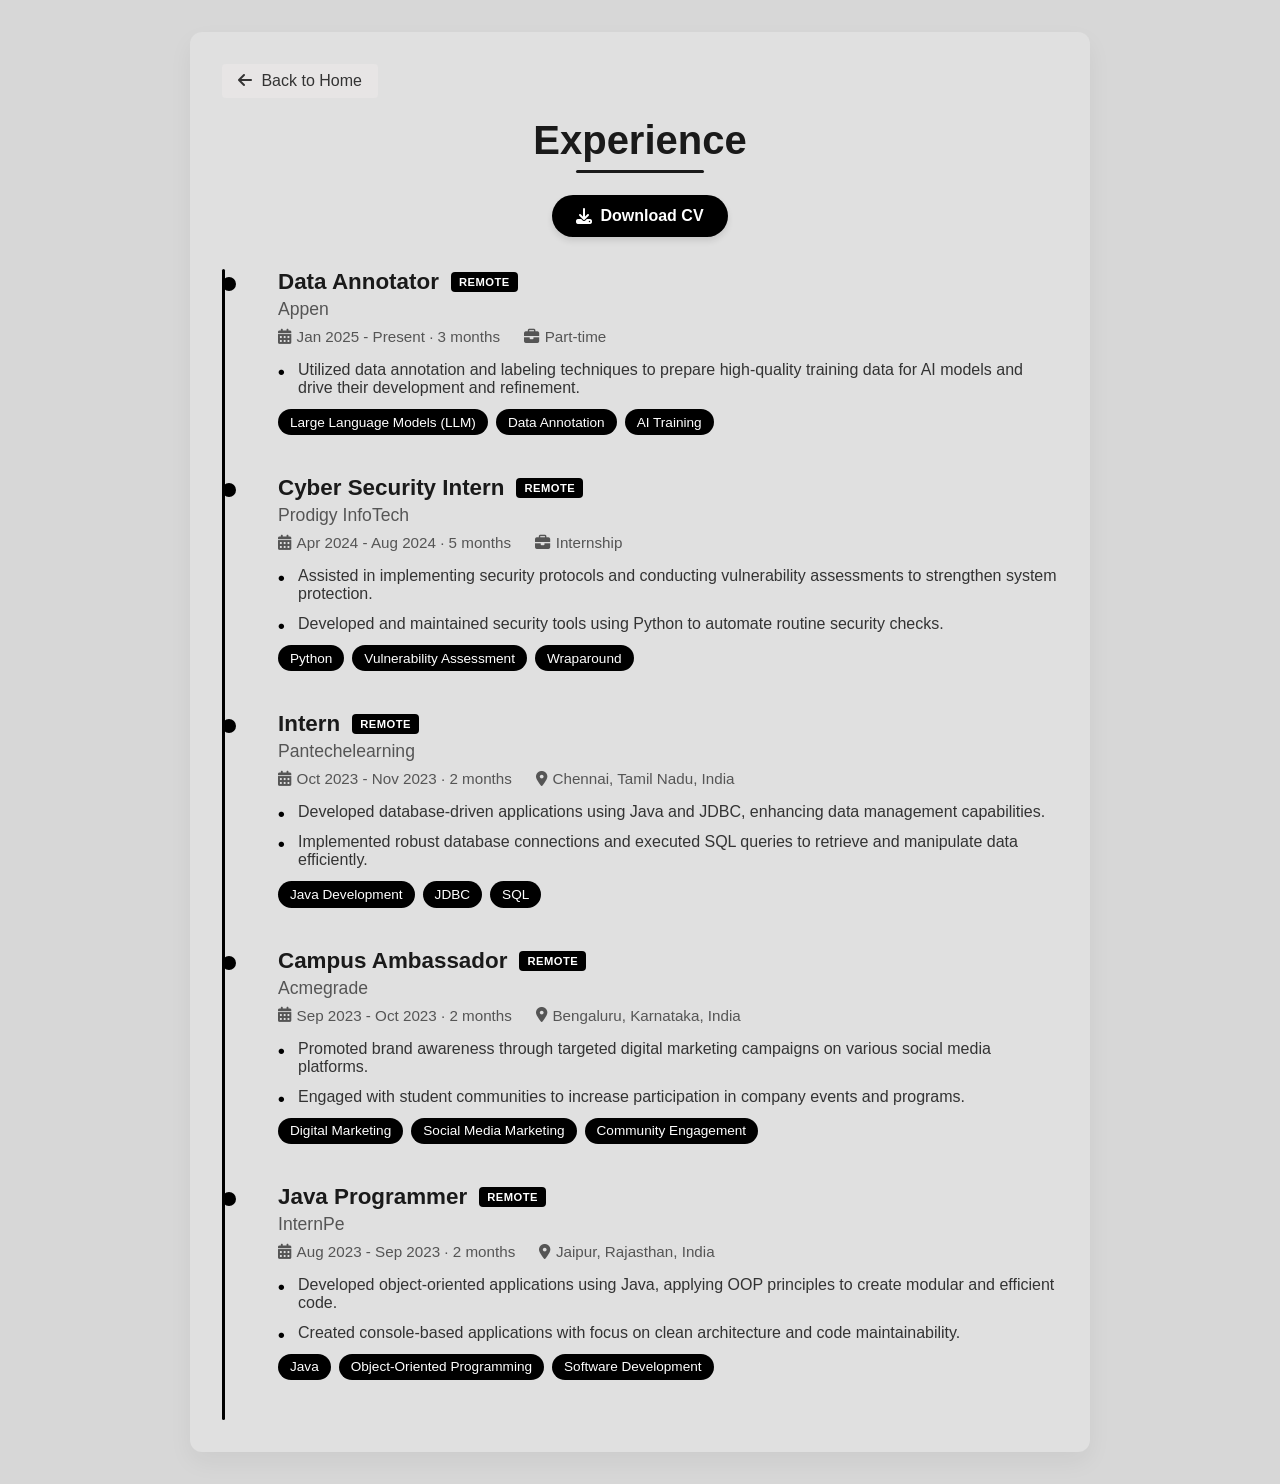
<file: experience.html>
<!DOCTYPE html>
<html lang="en">
<head>
    <meta charset="UTF-8">
    <meta name="viewport" content="width=device-width, initial-scale=1.0">
    <title>Kanhaiya Mahto - Professional Experience</title>
    <link rel="stylesheet" href="experience.css">
    <link rel="stylesheet" href="https://cdnjs.cloudflare.com/ajax/libs/font-awesome/6.4.0/css/all.min.css">
</head>
<body>
    <div class="experience-container">
        <a href="index.html" class="back-btn">
            <i class="fas fa-arrow-left"></i> Back to Home
        </a>

        <div class="header">
            <h1> Experience</h1>
            <a href="images/resume_a-up.pdf"  class="download-btn" download>
                <i class="fas fa-download"></i> Download CV
            </a>
        </div>
        
        <div class="timeline">
            <div class="experience-item">
                <div class="job-title">
                    Data Annotator
                    <span class="badge">Remote</span>
                </div>
                <div class="company">Appen</div>
                <div class="job-meta">
                    <div class="meta-item">
                        <i class="fas fa-calendar-alt"></i>
                        <span>Jan 2025 - Present · 3 months</span>
                    </div>
                    <div class="meta-item">
                        <i class="fas fa-briefcase"></i>
                        <span>Part-time</span>
                    </div>
                </div>
                <div class="responsibilities">
                    <div class="responsibility">
                        Utilized data annotation and labeling techniques to prepare high-quality training data for AI models and drive their development and refinement.
                    </div>
                </div>
                <div class="skills">
                    <div class="skill">Large Language Models (LLM)</div>
                    <div class="skill">Data Annotation</div>
                    <div class="skill">AI Training</div>
                </div>
            </div>

            <div class="experience-item">
                <div class="job-title">
                    Cyber Security Intern
                    <span class="badge">Remote</span>
                </div>
                <div class="company">Prodigy InfoTech</div>
                <div class="job-meta">
                    <div class="meta-item">
                        <i class="fas fa-calendar-alt"></i>
                        <span>Apr 2024 - Aug 2024 · 5 months</span>
                    </div>
                    <div class="meta-item">
                        <i class="fas fa-briefcase"></i>
                        <span>Internship</span>
                    </div>
                </div>
                <div class="responsibilities">
                    <div class="responsibility">
                        Assisted in implementing security protocols and conducting vulnerability assessments to strengthen system protection.
                    </div>
                    <div class="responsibility">
                        Developed and maintained security tools using Python to automate routine security checks.
                    </div>
                </div>
                <div class="skills">
                    <div class="skill">Python</div>
                    <div class="skill">Vulnerability Assessment</div>
                    <div class="skill">Wraparound</div>
                </div>
            </div>

            <div class="experience-item">
                <div class="job-title">
                    Intern
                    <span class="badge">Remote</span>
                </div>
                <div class="company">Pantechelearning</div>
                <div class="job-meta">
                    <div class="meta-item">
                        <i class="fas fa-calendar-alt"></i>
                        <span>Oct 2023 - Nov 2023 · 2 months</span>
                    </div>
                    <div class="meta-item">
                        <i class="fas fa-map-marker-alt"></i>
                        <span>Chennai, Tamil Nadu, India</span>
                    </div>
                </div>
                <div class="responsibilities">
                    <div class="responsibility">
                        Developed database-driven applications using Java and JDBC, enhancing data management capabilities.
                    </div>
                    <div class="responsibility">
                        Implemented robust database connections and executed SQL queries to retrieve and manipulate data efficiently.
                    </div>
                </div>
                <div class="skills">
                    <div class="skill">Java Development</div>
                    <div class="skill">JDBC</div>
                    <div class="skill">SQL</div>
                </div>
            </div>

            <div class="experience-item">
                <div class="job-title">
                    Campus Ambassador
                    <span class="badge">Remote</span>
                </div>
                <div class="company">Acmegrade</div>
                <div class="job-meta">
                    <div class="meta-item">
                        <i class="fas fa-calendar-alt"></i>
                        <span>Sep 2023 - Oct 2023 · 2 months</span>
                    </div>
                    <div class="meta-item">
                        <i class="fas fa-map-marker-alt"></i>
                        <span>Bengaluru, Karnataka, India</span>
                    </div>
                </div>
                <div class="responsibilities">
                    <div class="responsibility">
                        Promoted brand awareness through targeted digital marketing campaigns on various social media platforms.
                    </div>
                    <div class="responsibility">
                        Engaged with student communities to increase participation in company events and programs.
                    </div>
                </div>
                <div class="skills">
                    <div class="skill">Digital Marketing</div>
                    <div class="skill">Social Media Marketing</div>
                    <div class="skill">Community Engagement</div>
                </div>
            </div>

            <div class="experience-item">
                <div class="job-title">
                    Java Programmer
                    <span class="badge">Remote</span>
                </div>
                <div class="company">InternPe</div>
                <div class="job-meta">
                    <div class="meta-item">
                        <i class="fas fa-calendar-alt"></i>
                        <span>Aug 2023 - Sep 2023 · 2 months</span>
                    </div>
                    <div class="meta-item">
                        <i class="fas fa-map-marker-alt"></i>
                        <span>Jaipur, Rajasthan, India</span>
                    </div>
                </div>
                <div class="responsibilities">
                    <div class="responsibility">
                        Developed object-oriented applications using Java, applying OOP principles to create modular and efficient code.
                    </div>
                    <div class="responsibility">
                        Created console-based applications with focus on clean architecture and code maintainability.
                    </div>
                </div>
                <div class="skills">
                    <div class="skill">Java</div>
                    <div class="skill">Object-Oriented Programming</div>
                    <div class="skill">Software Development</div>
                </div>
            </div>
        </div>
    </div>
</body>
</html>
</file>
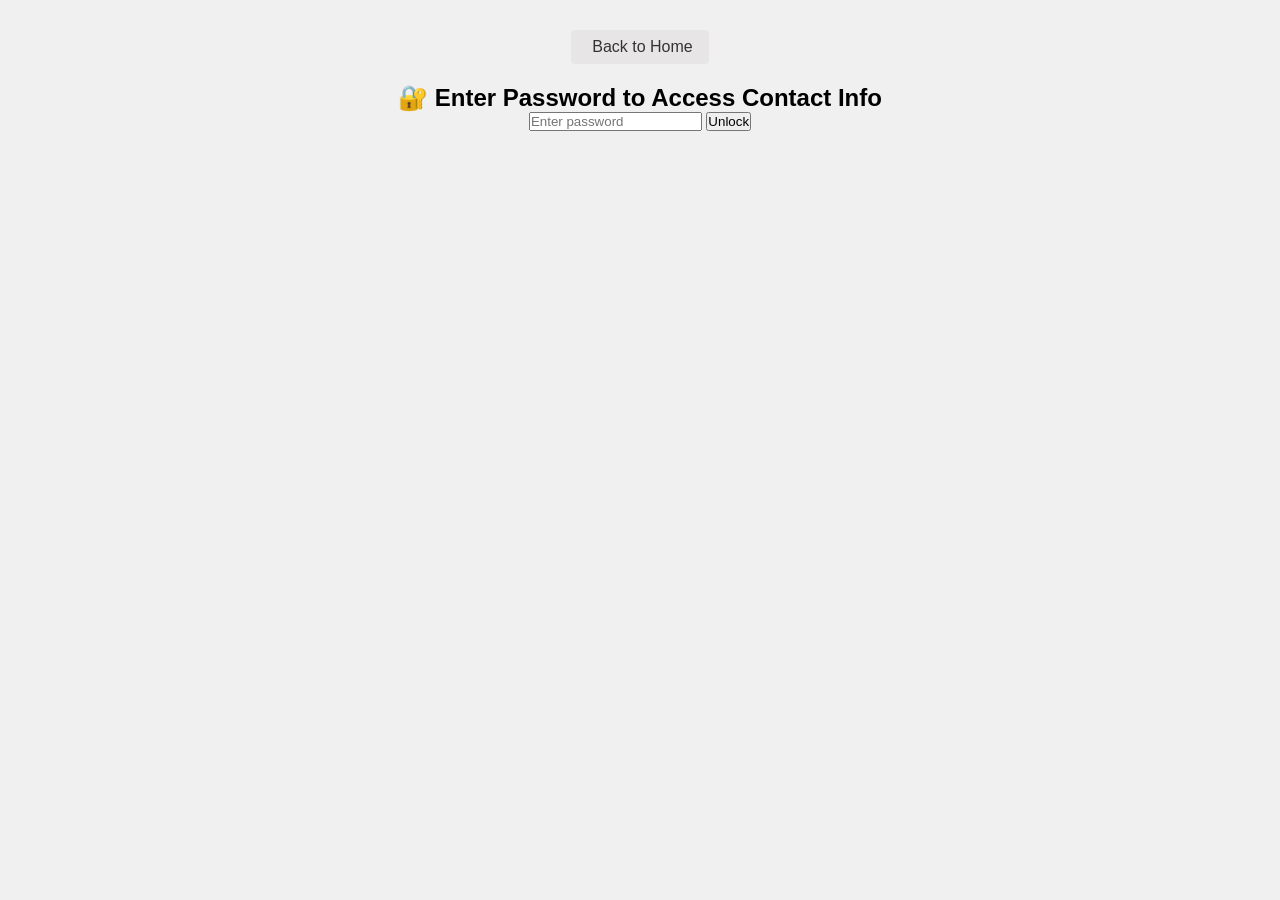
<file: private.html>
<!DOCTYPE html>
<html lang="en">
<head>
  <meta charset="UTF-8">
  <title>Private Contacts</title>
  <link rel="stylesheet" href="experience.css">
  <style>
    body {
      font-family: Arial, sans-serif;
      padding: 30px;
      background-color: #f0f0f0;
      text-align: center;
    }
    #secretSection {
      display: none;
    }
    #searchInput {
      padding: 8px;
      width: 50%;
      margin: 20px 0;
    }
    table {
      margin: auto;
      border-collapse: collapse;
      width: 90%;
      background-color: white;
    }
    th, td {
      border: 1px solid #ccc;
      padding: 10px;
    }
    th {
      background-color: #eee;
    }
  </style>
</head>
<body>
    <a href="index.html" class="back-btn">
        <i class="fas fa-arrow-left"></i> Back to Home
    </a>
  <h2>🔐 Enter Password to Access Contact Info</h2>
  <input type="password" id="passwordInput" placeholder="Enter password" />
  <button onclick="verifyPassword()">Unlock</button>

  <div id="secretSection">
    <h3>📇 Contact List</h3>
    <input type="text" id="searchInput" placeholder="Search by name, email or phone" onkeyup="searchContacts()" />

    <table id="contactTable">
      <thead>
        <tr>
          <th>#</th>
          <th>Name</th>
          <th>Number</th>
        </tr>
      </thead>
      <tbody>
        <!-- Sample contacts, add more as needed -->
       
        <tr><td>1</td><td>, R</td><td>97710 75473 <button onclick="copyToClipboard('97710 75473')">Copy</button></td></tr>
<tr><td>2</td><td>..Birbal</td><td>+917296083659 <button onclick="copyToClipboard('+917296083659')">Copy</button></td></tr>
<tr><td>3</td><td>13 June</td><td>+91 79764 34797 <button onclick="copyToClipboard('+91 79764 34797')">Copy</button></td></tr>
<tr><td>4</td><td>21 24</td><td>+91 95727 78463 <button onclick="copyToClipboard('+91 95727 78463')">Copy</button></td></tr>
<tr><td>5</td><td>A Village</td><td>+91 75440 24944 <button onclick="copyToClipboard('+91 75440 24944')">Copy</button></td></tr>
<tr><td>6</td><td>Aamir Jis</td><td>+91 85213 37289 <button onclick="copyToClipboard('+91 85213 37289')">Copy</button></td></tr>
<tr><td>7</td><td>Abhi</td><td>+91 76311 04472 <button onclick="copyToClipboard('+91 76311 04472')">Copy</button></td></tr>
<tr><td>8</td><td>Abhilesh Frw</td><td>+91 79911 55448 ::: 33 6000 66 <button onclick="copyToClipboard('+91 79911 55448 ::: 33 6000 66')">Copy</button></td></tr>
<tr><td>9</td><td>Abhishek Jis</td><td>+91 62919 40393 <button onclick="copyToClipboard('+91 62919 40393')">Copy</button></td></tr>
<tr><td>10</td><td>Abhishek V</td><td>+91 62020 00093 <button onclick="copyToClipboard('+91 62020 00093')">Copy</button></td></tr>
<tr><td>11</td><td>Adityam Jis</td><td>+91 87778 69615 <button onclick="copyToClipboard('+91 87778 69615')">Copy</button></td></tr>
<tr><td>12</td><td>Advocate Patna</td><td>99344 65705 <button onclick="copyToClipboard('99344 65705')">Copy</button></td></tr>
<tr><td>13</td><td>Ajay Ji</td><td>+91 92044 68940 <button onclick="copyToClipboard('+91 92044 68940')">Copy</button></td></tr>
<tr><td>14</td><td>Ajit Dhudhkl</td><td>+91 70610 16963 <button onclick="copyToClipboard('+91 70610 16963')">Copy</button></td></tr>
<tr><td>15</td><td>Ajit Dudhkol</td><td>+91 95704 78796 <button onclick="copyToClipboard('+91 95704 78796')">Copy</button></td></tr>
<tr><td>16</td><td>Ajit Khajuria</td><td>+91 93416 78405 <button onclick="copyToClipboard('+91 93416 78405')">Copy</button></td></tr>
<tr><td>17</td><td>Ajit Mathrapur</td><td>+91 95089 29208 <button onclick="copyToClipboard('+91 95089 29208')">Copy</button></td></tr>
<tr><td>18</td><td>Akhilesh Sanhaula</td><td>77177 80075 <button onclick="copyToClipboard('77177 80075')">Copy</button></td></tr>
<tr><td>19</td><td>Akhtar K</td><td>+91 77618 73717 <button onclick="copyToClipboard('+91 77618 73717')">Copy</button></td></tr>
<tr><td>20</td><td>Akshay</td><td>+91 96010 28550 <button onclick="copyToClipboard('+91 96010 28550')">Copy</button></td></tr>
<tr><td>21</td><td>Aman Linkdin</td><td>+91 63864 71020 <button onclick="copyToClipboard('+91 63864 71020')">Copy</button></td></tr>
<tr><td>22</td><td>Aman Raaj</td><td>+91 87895 88864 <button onclick="copyToClipboard('+91 87895 88864')">Copy</button></td></tr>
<tr><td>23</td><td>Aman Tinpahar</td><td>+91 74618 06394 <button onclick="copyToClipboard('+91 74618 06394')">Copy</button></td></tr>
<tr><td>24</td><td>Amfu Bgp</td><td>+91 85789 68170 <button onclick="copyToClipboard('+91 85789 68170')">Copy</button></td></tr>
<tr><td>25</td><td>Amir Jis</td><td>+91 93309 06143 <button onclick="copyToClipboard('+91 93309 06143')">Copy</button></td></tr>
<tr><td>26</td><td>Amit</td><td>+91 84348 65040 <button onclick="copyToClipboard('+91 84348 65040')">Copy</button></td></tr>
<tr><td>27</td><td>Amit Dhanora</td><td>82719 59830 <button onclick="copyToClipboard('82719 59830')">Copy</button></td></tr>
<tr><td>28</td><td>Amit Dhanora</td><td>78761 41472 <button onclick="copyToClipboard('78761 41472')">Copy</button></td></tr>
<tr><td>29</td><td>Amit Gandhi</td><td>91282 15586 <button onclick="copyToClipboard('91282 15586')">Copy</button></td></tr>
<tr><td>30</td><td>Amit Gandhigram</td><td>62837 44922 <button onclick="copyToClipboard('62837 44922')">Copy</button></td></tr>
<tr><td>31</td><td>Amit Rangmatya</td><td>+91 95464 35364 <button onclick="copyToClipboard('+91 95464 35364')">Copy</button></td></tr>
<tr><td>32</td><td>Amit Tinpahar</td><td>+91 70914 05627 <button onclick="copyToClipboard('+91 70914 05627')">Copy</button></td></tr>
<tr><td>33</td><td>Amjad Simpur</td><td>80748 21829 <button onclick="copyToClipboard('80748 21829')">Copy</button></td></tr>
<tr><td>34</td><td>Anand Khajuriya</td><td>+91 74888 78559 <button onclick="copyToClipboard('+91 74888 78559')">Copy</button></td></tr>
<tr><td>35</td><td>Anil V</td><td>+918114525273 <button onclick="copyToClipboard('+918114525273')">Copy</button></td></tr>
<tr><td>36</td><td>Anjan Dey Gbyte Kolkata</td><td>+91 79803 51092 <button onclick="copyToClipboard('+91 79803 51092')">Copy</button></td></tr>
<tr><td>37</td><td>Ankit Jis</td><td>81029 37150 <button onclick="copyToClipboard('81029 37150')">Copy</button></td></tr>
<tr><td>38</td><td>Ankush</td><td>6207 900 806 <button onclick="copyToClipboard('6207 900 806')">Copy</button></td></tr>
<tr><td>39</td><td>Ankush</td><td>+91 76542 09722 <button onclick="copyToClipboard('+91 76542 09722')">Copy</button></td></tr>
<tr><td>40</td><td>Ankush</td><td>+91 62079 00806 <button onclick="copyToClipboard('+91 62079 00806')">Copy</button></td></tr>
<tr><td>41</td><td>Annu2</td><td>70706 64727 <button onclick="copyToClipboard('70706 64727')">Copy</button></td></tr>
<tr><td>42</td><td>Annuu</td><td>73600 63628 <button onclick="copyToClipboard('73600 63628')">Copy</button></td></tr>
<tr><td>43</td><td>Anushka Thapa</td><td>+91 88944 12554 <button onclick="copyToClipboard('+91 88944 12554')">Copy</button></td></tr>
<tr><td>44</td><td>Apna College</td><td>+91 87009 37589 <button onclick="copyToClipboard('+91 87009 37589')">Copy</button></td></tr>
<tr><td>45</td><td>Arbind Tikachak</td><td>82945 64307 <button onclick="copyToClipboard('82945 64307')">Copy</button></td></tr>
<tr><td>46</td><td>Arindam Jis</td><td>+91 89069 11941 <button onclick="copyToClipboard('+91 89069 11941')">Copy</button></td></tr>
<tr><td>47</td><td>Arohi Gupta</td><td>+91 99077 50148 <button onclick="copyToClipboard('+91 99077 50148')">Copy</button></td></tr>
<tr><td>48</td><td>Arun Dhuabai</td><td>+91 62991 02513 <button onclick="copyToClipboard('+91 62991 02513')">Copy</button></td></tr>
<tr><td>49</td><td>Aryan</td><td>+91 93345 19068 <button onclick="copyToClipboard('+91 93345 19068')">Copy</button></td></tr>
<tr><td>50</td><td>Asgar Jis</td><td>+91 77828 38809 <button onclick="copyToClipboard('+91 77828 38809')">Copy</button></td></tr>
<tr><td>51</td><td>Ashis B</td><td>+91 93046 79953 <button onclick="copyToClipboard('+91 93046 79953')">Copy</button></td></tr>
<tr><td>52</td><td>Ashok Kusahapur</td><td>+91 85214 31413 <button onclick="copyToClipboard('+91 85214 31413')">Copy</button></td></tr>
<tr><td>53</td><td>Asima M'm</td><td>+91 90648 90318 <button onclick="copyToClipboard('+91 90648 90318')">Copy</button></td></tr>
<tr><td>54</td><td>Ataaul Ansari</td><td>88105 65405 <button onclick="copyToClipboard('88105 65405')">Copy</button></td></tr>
<tr><td>55</td><td>Aws Certificate</td><td>+91 88671 88826 <button onclick="copyToClipboard('+91 88671 88826')">Copy</button></td></tr>
<tr><td>56</td><td>Babarjii Bakchoddd</td><td>+91 85820 69225 <button onclick="copyToClipboard('+91 85820 69225')">Copy</button></td></tr>
<tr><td>57</td><td>Baby</td><td>82768 89984 <button onclick="copyToClipboard('82768 89984')">Copy</button></td></tr>
<tr><td>58</td><td>Bajaj Kolkata</td><td>+91 82403 42060 <button onclick="copyToClipboard('+91 82403 42060')">Copy</button></td></tr>
<tr><td>59</td><td>Bajrangii Darla</td><td>+91 87006 64980 <button onclick="copyToClipboard('+91 87006 64980')">Copy</button></td></tr>
<tr><td>60</td><td>Bally Re</td><td>+91 62890 61134 <button onclick="copyToClipboard('+91 62890 61134')">Copy</button></td></tr>
<tr><td>61</td><td>Bare Papa</td><td>73240 88611 <button onclick="copyToClipboard('73240 88611')">Copy</button></td></tr>
<tr><td>62</td><td>Barsha Jis</td><td>+91 90834 25332 <button onclick="copyToClipboard('+91 90834 25332')">Copy</button></td></tr>
<tr><td>63</td><td>Bbbbb</td><td>72618 58274 <button onclick="copyToClipboard('72618 58274')">Copy</button></td></tr>
<tr><td>64</td><td>Berracpore</td><td>75860 42336 <button onclick="copyToClipboard('75860 42336')">Copy</button></td></tr>
<tr><td>65</td><td>Bharti</td><td>+916203096565 <button onclick="copyToClipboard('+916203096565')">Copy</button></td></tr>
<tr><td>66</td><td>Bhavesh V</td><td>90063 03260 <button onclick="copyToClipboard('90063 03260')">Copy</button></td></tr>
<tr><td>67</td><td>Bhim Jis</td><td>88251 92047 <button onclick="copyToClipboard('88251 92047')">Copy</button></td></tr>
<tr><td>68</td><td>Bhukhna Tikachak</td><td>+91 79799 05708 <button onclick="copyToClipboard('+91 79799 05708')">Copy</button></td></tr>
<tr><td>69</td><td>Bhushan Kumar Admission</td><td>+91 79037 96450 <button onclick="copyToClipboard('+91 79037 96450')">Copy</button></td></tr>
<tr><td>70</td><td>Birendra Mahto</td><td>+919137110436 <button onclick="copyToClipboard('+919137110436')">Copy</button></td></tr>
<tr><td>71</td><td>Bit Gya</td><td>77598 13222 <button onclick="copyToClipboard('77598 13222')">Copy</button></td></tr>
<tr><td>72</td><td>Bithin Quess</td><td>82505 75400 <button onclick="copyToClipboard('82505 75400')">Copy</button></td></tr>
<tr><td>73</td><td>Bristi Jis</td><td>+918001069813 <button onclick="copyToClipboard('+918001069813')">Copy</button></td></tr>
<tr><td>74</td><td>Carrier Maker</td><td>+91 93080 64181 <button onclick="copyToClipboard('+91 93080 64181')">Copy</button></td></tr>
<tr><td>75</td><td>Chachay Bike</td><td>+91 63048 45351 <button onclick="copyToClipboard('+91 63048 45351')">Copy</button></td></tr>
<tr><td>76</td><td>Chamaklal</td><td>62074 43016 <button onclick="copyToClipboard('62074 43016')">Copy</button></td></tr>
<tr><td>77</td><td>Chandan 1st Yr Jis</td><td>+917808275268 <button onclick="copyToClipboard('+917808275268')">Copy</button></td></tr>
<tr><td>78</td><td>Chandan 2</td><td>+91 92630 07802 <button onclick="copyToClipboard('+91 92630 07802')">Copy</button></td></tr>
<tr><td>79</td><td>Chandan Fr</td><td>+91 90065 05325 <button onclick="copyToClipboard('+91 90065 05325')">Copy</button></td></tr>
<tr><td>80</td><td>Chandan N</td><td>84341 55716 <button onclick="copyToClipboard('84341 55716')">Copy</button></td></tr>
<tr><td>81</td><td>Chandan V</td><td>77810 41851 <button onclick="copyToClipboard('77810 41851')">Copy</button></td></tr>
<tr><td>82</td><td>Chander</td><td>80024 60290 <button onclick="copyToClipboard('80024 60290')">Copy</button></td></tr>
<tr><td>83</td><td>Chandikasthan</td><td>99736 33338 <button onclick="copyToClipboard('99736 33338')">Copy</button></td></tr>
<tr><td>84</td><td>Chhote Lal</td><td>97980 77057 <button onclick="copyToClipboard('97980 77057')">Copy</button></td></tr>
<tr><td>85</td><td>Chhotu V</td><td>+91 93415 63498 <button onclick="copyToClipboard('+91 93415 63498')">Copy</button></td></tr>
<tr><td>86</td><td>Code Sprint</td><td>+91 98481 99621 <button onclick="copyToClipboard('+91 98481 99621')">Copy</button></td></tr>
<tr><td>87</td><td>Crear Zone</td><td>+91 62871 26601 <button onclick="copyToClipboard('+91 62871 26601')">Copy</button></td></tr>
<tr><td>88</td><td>DROP Organization</td><td>+917477466951 <button onclick="copyToClipboard('+917477466951')">Copy</button></td></tr>
<tr><td>89</td><td>Danish Jis</td><td>73708 75225 <button onclick="copyToClipboard('73708 75225')">Copy</button></td></tr>
<tr><td>90</td><td>Data entry</td><td>93436 43058 <button onclick="copyToClipboard('93436 43058')">Copy</button></td></tr>
<tr><td>91</td><td>Ddd</td><td>75968 40192 <button onclick="copyToClipboard('75968 40192')">Copy</button></td></tr>
<tr><td>92</td><td>Deepa Mam</td><td>+91 74397 63370 <button onclick="copyToClipboard('+91 74397 63370')">Copy</button></td></tr>
<tr><td>93</td><td>Deepak Ki Maa</td><td>+91 99396 81948 <button onclick="copyToClipboard('+91 99396 81948')">Copy</button></td></tr>
<tr><td>94</td><td>Deepak Matharapur</td><td>+91 90194 26537 <button onclick="copyToClipboard('+91 90194 26537')">Copy</button></td></tr>
<tr><td>95</td><td>Deepak V</td><td>+91 77810 41851 <button onclick="copyToClipboard('+91 77810 41851')">Copy</button></td></tr>
<tr><td>96</td><td>Devashish Jis</td><td>+91 86375 03560 <button onclick="copyToClipboard('+91 86375 03560')">Copy</button></td></tr>
<tr><td>97</td><td>Devendra 2</td><td>+91 78589 83529 <button onclick="copyToClipboard('+91 78589 83529')">Copy</button></td></tr>
<tr><td>98</td><td>Devtown</td><td>+918095442955 <button onclick="copyToClipboard('+918095442955')">Copy</button></td></tr>
<tr><td>99</td><td>Dhananjay S</td><td>+91 84092 63209 <button onclick="copyToClipboard('+91 84092 63209')">Copy</button></td></tr>
<tr><td>100</td><td>Dharmendara Kumar</td><td>+91 62670 73968 <button onclick="copyToClipboard('+91 62670 73968')">Copy</button></td></tr>
<tr><td>101</td><td>Dharmendra Arar</td><td>+91 62670 73968 <button onclick="copyToClipboard('+91 62670 73968')">Copy</button></td></tr>
<tr><td>102</td><td>Dilak</td><td>+91 91216 40577 <button onclick="copyToClipboard('+91 91216 40577')">Copy</button></td></tr>
<tr><td>103</td><td>Dilak</td><td>+91 91530 65609 <button onclick="copyToClipboard('+91 91530 65609')">Copy</button></td></tr>
<tr><td>104</td><td>Dipak Kumar</td><td>62016 38914 <button onclick="copyToClipboard('62016 38914')">Copy</button></td></tr>
<tr><td>105</td><td>Disha Jis</td><td>+91 62893 68396 <button onclick="copyToClipboard('+91 62893 68396')">Copy</button></td></tr>
<tr><td>106</td><td>Divakar V</td><td>+91 79790 96879 <button onclick="copyToClipboard('+91 79790 96879')">Copy</button></td></tr>
<tr><td>107</td><td>Divya Di</td><td>+919934527381 <button onclick="copyToClipboard('+919934527381')">Copy</button></td></tr>
<tr><td>108</td><td>Diwakar Madrganj</td><td>+91 70919 61702 <button onclick="copyToClipboard('+91 70919 61702')">Copy</button></td></tr>
<tr><td>109</td><td>Diwana Bk</td><td>72959 17508 <button onclick="copyToClipboard('72959 17508')">Copy</button></td></tr>
<tr><td>110</td><td>Drcc Bhagalpur</td><td>70078 04193 <button onclick="copyToClipboard('70078 04193')">Copy</button></td></tr>
<tr><td>111</td><td>Drcc Patna</td><td>+919031049172 <button onclick="copyToClipboard('+919031049172')">Copy</button></td></tr>
<tr><td>112</td><td>Driver Post</td><td>98016 72616 <button onclick="copyToClipboard('98016 72616')">Copy</button></td></tr>
<tr><td>113</td><td>Dum Dum Sales Job</td><td>+919830313219 <button onclick="copyToClipboard('+919830313219')">Copy</button></td></tr>
<tr><td>114</td><td>Durgesh</td><td>6203 444 977 <button onclick="copyToClipboard('6203 444 977')">Copy</button></td></tr>
<tr><td>115</td><td>Durgesh  Khajuria</td><td>+91 62072 64258 <button onclick="copyToClipboard('+91 62072 64258')">Copy</button></td></tr>
<tr><td>116</td><td>Durgesh Jio</td><td>+91 81021 31201 <button onclick="copyToClipboard('+91 81021 31201')">Copy</button></td></tr>
<tr><td>117</td><td>Ecomerce</td><td>+91 80 4710 3214 <button onclick="copyToClipboard('+91 80 4710 3214')">Copy</button></td></tr>
<tr><td>118</td><td>Edustation</td><td>+917829520400 <button onclick="copyToClipboard('+917829520400')">Copy</button></td></tr>
<tr><td>119</td><td>Faisal Hostel Flipkart</td><td>+918228838455 <button onclick="copyToClipboard('+918228838455')">Copy</button></td></tr>
<tr><td>120</td><td>Faizan Mahagama</td><td>+91 74829 81041 <button onclick="copyToClipboard('+91 74829 81041')">Copy</button></td></tr>
<tr><td>121</td><td>Fatima Maracco</td><td>+212 696-673243 <button onclick="copyToClipboard('+212 696-673243')">Copy</button></td></tr>
<tr><td>122</td><td>First Jis</td><td>+91 70294 34038 <button onclick="copyToClipboard('+91 70294 34038')">Copy</button></td></tr>
<tr><td>123</td><td>Flipkart Friend</td><td>+91 90641 11413 <button onclick="copyToClipboard('+91 90641 11413')">Copy</button></td></tr>
<tr><td>124</td><td>Freelancer</td><td>99052 52058 <button onclick="copyToClipboard('99052 52058')">Copy</button></td></tr>
<tr><td>125</td><td>Furkan Love</td><td>+91 81027 49364 <button onclick="copyToClipboard('+91 81027 49364')">Copy</button></td></tr>
<tr><td>126</td><td>GOLU Bhaiya MBA</td><td>+916202961533 <button onclick="copyToClipboard('+916202961533')">Copy</button></td></tr>
<tr><td>127</td><td>GPT</td><td>+8617302192430 <button onclick="copyToClipboard('+8617302192430')">Copy</button></td></tr>
<tr><td>128</td><td>Ganga Memorial</td><td>+91 94730 00022 ::: 80028 64770 <button onclick="copyToClipboard('+91 94730 00022 ::: 80028 64770')">Copy</button></td></tr>
<tr><td>129</td><td>Gaurab Room Frd</td><td>+91 77620 60904 <button onclick="copyToClipboard('+91 77620 60904')">Copy</button></td></tr>
<tr><td>130</td><td>Guddi di</td><td>+919199952782 <button onclick="copyToClipboard('+919199952782')">Copy</button></td></tr>
<tr><td>131</td><td>Geekstar</td><td>+91 88820 11577 <button onclick="copyToClipboard('+91 88820 11577')">Copy</button></td></tr>
<tr><td>132</td><td>Golu V</td><td>+91 76784 05961 <button onclick="copyToClipboard('+91 76784 05961')">Copy</button></td></tr>
<tr><td>133</td><td>Gourav Bhai</td><td>99399 60723 <button onclick="copyToClipboard('99399 60723')">Copy</button></td></tr>
<tr><td>134</td><td>Goutam Bhai</td><td>+91 62044 70857 <button onclick="copyToClipboard('+91 62044 70857')">Copy</button></td></tr>
<tr><td>135</td><td>Goutam Kolkata</td><td>+91 93346 98060 <button onclick="copyToClipboard('+91 93346 98060')">Copy</button></td></tr>
<tr><td>136</td><td>Govardhanabd Banglore</td><td>+91 78992 11379 <button onclick="copyToClipboard('+91 78992 11379')">Copy</button></td></tr>
<tr><td>137</td><td>Govind Tika</td><td>+91 74888 47449 <button onclick="copyToClipboard('+91 74888 47449')">Copy</button></td></tr>
<tr><td>138</td><td>Gpt2</td><td>+27 78 441 0688 <button onclick="copyToClipboard('+27 78 441 0688')">Copy</button></td></tr>
<tr><td>139</td><td>Gulfaraz Kusahapur</td><td>+91 76720 59426 <button onclick="copyToClipboard('+91 76720 59426')">Copy</button></td></tr>
<tr><td>140</td><td>Gulshan Dhuabai</td><td>+91 78080 61158 <button onclick="copyToClipboard('+91 78080 61158')">Copy</button></td></tr>
<tr><td>141</td><td>Gunjan Tika</td><td>93416 92248 <button onclick="copyToClipboard('93416 92248')">Copy</button></td></tr>
<tr><td>142</td><td>Hacking Course</td><td>+91 93066 13332 <button onclick="copyToClipboard('+91 93066 13332')">Copy</button></td></tr>
<tr><td>143</td><td>Hafiz V</td><td>62043 26030 <button onclick="copyToClipboard('62043 26030')">Copy</button></td></tr>
<tr><td>144</td><td>Harsh Anand</td><td>+91 99395 70947 <button onclick="copyToClipboard('+91 99395 70947')">Copy</button></td></tr>
<tr><td>145</td><td>Harsh Jis</td><td>62871 79852 <button onclick="copyToClipboard('62871 79852')">Copy</button></td></tr>
<tr><td>146</td><td>Harsh Sharma Ai</td><td>+919871672654 <button onclick="copyToClipboard('+919871672654')">Copy</button></td></tr>
<tr><td>147</td><td>Harshit 212</td><td>+91 76678 68280 <button onclick="copyToClipboard('+91 76678 68280')">Copy</button></td></tr>
<tr><td>148</td><td>Hemant Bhaiya</td><td>+91 98357 83362 <button onclick="copyToClipboard('+91 98357 83362')">Copy</button></td></tr>
<tr><td>149</td><td>Hemant Vi</td><td>85217 74848 <button onclick="copyToClipboard('85217 74848')">Copy</button></td></tr>
<tr><td>150</td><td>Her</td><td>+919733665956 <button onclick="copyToClipboard('+919733665956')">Copy</button></td></tr>
<tr><td>151</td><td>HiringToday in</td><td>+91 90715 11511 <button onclick="copyToClipboard('+91 90715 11511')">Copy</button></td></tr>
<tr><td>152</td><td>Hunter Sohel</td><td>+91 82528 82651 <button onclick="copyToClipboard('+91 82528 82651')">Copy</button></td></tr>
<tr><td>153</td><td>Ibrahim Village</td><td>+91 90315 16304 <button onclick="copyToClipboard('+91 90315 16304')">Copy</button></td></tr>
<tr><td>154</td><td>Ikramul Ch</td><td>+91 87098 73986 <button onclick="copyToClipboard('+91 87098 73986')">Copy</button></td></tr>
<tr><td>155</td><td>Influencer Mm</td><td>+91 79824 56382 <button onclick="copyToClipboard('+91 79824 56382')">Copy</button></td></tr>
<tr><td>156</td><td>Internet Kahalgon</td><td>96931 52662 <button onclick="copyToClipboard('96931 52662')">Copy</button></td></tr>
<tr><td>157</td><td>Interview Nov</td><td>+91 86536 59353 <button onclick="copyToClipboard('+91 86536 59353')">Copy</button></td></tr>
<tr><td>158</td><td>Intsam Jis</td><td>62028 75068 <button onclick="copyToClipboard('62028 75068')">Copy</button></td></tr>
<tr><td>159</td><td>Iran Nath Jis</td><td>+918240813269 <button onclick="copyToClipboard('+918240813269')">Copy</button></td></tr>
<tr><td>160</td><td>Irfan</td><td>+919143247213 <button onclick="copyToClipboard('+919143247213')">Copy</button></td></tr>
<tr><td>161</td><td>Ishita..💫</td><td>+917756923929 <button onclick="copyToClipboard('+917756923929')">Copy</button></td></tr>
<tr><td>162</td><td>It2nd Jamshedpur G</td><td>+916204788930 <button onclick="copyToClipboard('+916204788930')">Copy</button></td></tr>
<tr><td>163</td><td>J Mandal</td><td>93825 31529 <button onclick="copyToClipboard('93825 31529')">Copy</button></td></tr>
<tr><td>164</td><td>Jagrati patel</td><td>+91 81037 83036 <button onclick="copyToClipboard('+91 81037 83036')">Copy</button></td></tr>
<tr><td>165</td><td>Jahangir Jio</td><td>+91 62074 05008 <button onclick="copyToClipboard('+91 62074 05008')">Copy</button></td></tr>
<tr><td>166</td><td>Jahangir K</td><td>+91 82942 54990 <button onclick="copyToClipboard('+91 82942 54990')">Copy</button></td></tr>
<tr><td>167</td><td>Jahangir Kusahapur</td><td>+91 93902 13880 <button onclick="copyToClipboard('+91 93902 13880')">Copy</button></td></tr>
<tr><td>168</td><td>Jamaluddin V</td><td>+91 74889 03977 <button onclick="copyToClipboard('+91 74889 03977')">Copy</button></td></tr>
<tr><td>169</td><td>Jayant B</td><td>+91 91357 88728 <button onclick="copyToClipboard('+91 91357 88728')">Copy</button></td></tr>
<tr><td>170</td><td>Jija Baghakol</td><td>+91 72501 60205 <button onclick="copyToClipboard('+91 72501 60205')">Copy</button></td></tr>
<tr><td>171</td><td>Jija Rajmahal</td><td>+91 83439 06960 <button onclick="copyToClipboard('+91 83439 06960')">Copy</button></td></tr>
<tr><td>172</td><td>Jio C</td><td>+91 92794 46135 <button onclick="copyToClipboard('+91 92794 46135')">Copy</button></td></tr>
<tr><td>173</td><td>Jis Caffff</td><td>89814 10723 <button onclick="copyToClipboard('89814 10723')">Copy</button></td></tr>
<tr><td>174</td><td>Jis Id</td><td>99036 99255 <button onclick="copyToClipboard('99036 99255')">Copy</button></td></tr>
<tr><td>175</td><td>Jis Itern</td><td>73873 95059 <button onclick="copyToClipboard('73873 95059')">Copy</button></td></tr>
<tr><td>176</td><td>Jis Warden</td><td>+91 80169 84607 <button onclick="copyToClipboard('+91 80169 84607')">Copy</button></td></tr>
<tr><td>177</td><td>Jitendra Post</td><td>+91 96936 53960 <button onclick="copyToClipboard('+91 96936 53960')">Copy</button></td></tr>
<tr><td>178</td><td>Jitesh Sahupara</td><td>+91 80515 62256 <button onclick="copyToClipboard('+91 80515 62256')">Copy</button></td></tr>
<tr><td>179</td><td>Jiyaual Hanwara</td><td>+91 96938 68077 <button onclick="copyToClipboard('+91 96938 68077')">Copy</button></td></tr>
<tr><td>180</td><td>Job Bidhannagar</td><td>+91 89028 30603 <button onclick="copyToClipboard('+91 89028 30603')">Copy</button></td></tr>
<tr><td>181</td><td>Job Naukri</td><td>89704 66567 <button onclick="copyToClipboard('89704 66567')">Copy</button></td></tr>
<tr><td>182</td><td>Joha Jis</td><td>77630 94042 <button onclick="copyToClipboard('77630 94042')">Copy</button></td></tr>
<tr><td>183</td><td>Josh P</td><td>88473 05031 <button onclick="copyToClipboard('88473 05031')">Copy</button></td></tr>
<tr><td>184</td><td>Josh Talk</td><td>0863 450 3204 <button onclick="copyToClipboard('0863 450 3204')">Copy</button></td></tr>
<tr><td>185</td><td>Josh Talks</td><td>+91 87662 66119 <button onclick="copyToClipboard('+91 87662 66119')">Copy</button></td></tr>
<tr><td>186</td><td>Joy Jis</td><td>+91 74783 62542 <button onclick="copyToClipboard('+91 74783 62542')">Copy</button></td></tr>
<tr><td>187</td><td>Joy Jiss</td><td>+91 89271 89010 <button onclick="copyToClipboard('+91 89271 89010')">Copy</button></td></tr>
<tr><td>188</td><td>K( )K</td><td>+91 91421 96581 <button onclick="copyToClipboard('+91 91421 96581')">Copy</button></td></tr>
<tr><td>189</td><td>KR</td><td>82718 73659 <button onclick="copyToClipboard('82718 73659')">Copy</button></td></tr>
<tr><td>190</td><td>KR</td><td>+91 96080 37498 <button onclick="copyToClipboard('+91 96080 37498')">Copy</button></td></tr>
<tr><td>191</td><td>Kailash Jija</td><td>62076 58796 <button onclick="copyToClipboard('62076 58796')">Copy</button></td></tr>
<tr><td>192</td><td>Kailash Mahagama</td><td>82944 15060 <button onclick="copyToClipboard('82944 15060')">Copy</button></td></tr>
<tr><td>193</td><td>Kajal</td><td>+91 98753 84469 <button onclick="copyToClipboard('+91 98753 84469')">Copy</button></td></tr>
<tr><td>194</td><td>Kallol Sir Jis</td><td>+916296633977 <button onclick="copyToClipboard('+916296633977')">Copy</button></td></tr>
<tr><td>195</td><td>Kanchan Dii</td><td>+91 70797 90927 <button onclick="copyToClipboard('+91 70797 90927')">Copy</button></td></tr>
<tr><td>196</td><td>Kanchan Mathrapur</td><td>+91 6201 870 709 <button onclick="copyToClipboard('+91 6201 870 709')">Copy</button></td></tr>
<tr><td>197</td><td>Karan 1st Year</td><td>+916209852774 <button onclick="copyToClipboard('+916209852774')">Copy</button></td></tr>
<tr><td>198</td><td>Kbbbc</td><td>86589 53081 <button onclick="copyToClipboard('86589 53081')">Copy</button></td></tr>
<tr><td>199</td><td>Kbc</td><td>81209 39934 <button onclick="copyToClipboard('81209 39934')">Copy</button></td></tr>
<tr><td>200</td><td>Kishan Bhaiya</td><td>+91 99739 59205 <button onclick="copyToClipboard('+91 99739 59205')">Copy</button></td></tr>
<tr><td>201</td><td>Komal Mahagama</td><td>+91 74828 75442 <button onclick="copyToClipboard('+91 74828 75442')">Copy</button></td></tr>
<tr><td>202</td><td>Koushal B</td><td>+91 90607 19094 <button onclick="copyToClipboard('+91 90607 19094')">Copy</button></td></tr>
<tr><td>203</td><td>Krishna Jis</td><td>+91 93346 93672 <button onclick="copyToClipboard('+91 93346 93672')">Copy</button></td></tr>
<tr><td>204</td><td>Krishnil Jis</td><td>+91 95471 08777 <button onclick="copyToClipboard('+91 95471 08777')">Copy</button></td></tr>
<tr><td>205</td><td>Kumar</td><td>70709 75727 <button onclick="copyToClipboard('70709 75727')">Copy</button></td></tr>
<tr><td>206</td><td>Kundan V</td><td>91534 22282 <button onclick="copyToClipboard('91534 22282')">Copy</button></td></tr>
<tr><td>207</td><td>Kurshid Mil</td><td>+918809938681 <button onclick="copyToClipboard('+918809938681')">Copy</button></td></tr>
<tr><td>208</td><td>Lalit Pachrukhhi</td><td>97097 62321 <button onclick="copyToClipboard('97097 62321')">Copy</button></td></tr>
<tr><td>209</td><td>Lalita Patel</td><td>+91 80974 48993 <button onclick="copyToClipboard('+91 80974 48993')">Copy</button></td></tr>
<tr><td>210</td><td>Laptop Man</td><td>86177 70743 <button onclick="copyToClipboard('86177 70743')">Copy</button></td></tr>
<tr><td>211</td><td>Lilua Jackson</td><td>+91 91718 00499 <button onclick="copyToClipboard('+91 91718 00499')">Copy</button></td></tr>
<tr><td>212</td><td>Madan Matharapur</td><td>70046 09642 <button onclick="copyToClipboard('70046 09642')">Copy</button></td></tr>
<tr><td>213</td><td>Madan Sahupara</td><td>+91 62058 69227 <button onclick="copyToClipboard('+91 62058 69227')">Copy</button></td></tr>
<tr><td>214</td><td>Madan V</td><td>+91 82925 50035 <button onclick="copyToClipboard('+91 82925 50035')">Copy</button></td></tr>
<tr><td>215</td><td>Mahfooz Csp</td><td>+91 99314 66782 <button onclick="copyToClipboard('+91 99314 66782')">Copy</button></td></tr>
<tr><td>216</td><td>Majahar Kushahapur</td><td>91134 00765 <button onclick="copyToClipboard('91134 00765')">Copy</button></td></tr>
<tr><td>217</td><td>Makaut</td><td>93009 30012 <button onclick="copyToClipboard('93009 30012')">Copy</button></td></tr>
<tr><td>218</td><td>Mala Mobile</td><td>74797 62702 <button onclick="copyToClipboard('74797 62702')">Copy</button></td></tr>
<tr><td>219</td><td>Manager Job</td><td>+91 97995 58773 <button onclick="copyToClipboard('+91 97995 58773')">Copy</button></td></tr>
<tr><td>220</td><td>Manikant Hostel</td><td>+91 91992 47404 <button onclick="copyToClipboard('+91 91992 47404')">Copy</button></td></tr>
<tr><td>221</td><td>Manikpuri</td><td>+91 88390 10859 <button onclick="copyToClipboard('+91 88390 10859')">Copy</button></td></tr>
<tr><td>222</td><td>Manjit Pal BCA 2nd</td><td>+919382871326 <button onclick="copyToClipboard('+919382871326')">Copy</button></td></tr>
<tr><td>223</td><td>Manoj Rangatar</td><td>+91 62008 13533 <button onclick="copyToClipboard('+91 62008 13533')">Copy</button></td></tr>
<tr><td>224</td><td>Manoj Sahupara</td><td>+91 74880 01345 <button onclick="copyToClipboard('+91 74880 01345')">Copy</button></td></tr>
<tr><td>225</td><td>Manos 2</td><td>98325 42104 <button onclick="copyToClipboard('98325 42104')">Copy</button></td></tr>
<tr><td>226</td><td>Manos Jis</td><td>+91 86708 17051 <button onclick="copyToClipboard('+91 86708 17051')">Copy</button></td></tr>
<tr><td>227</td><td>Marketing</td><td>97175 12567 <button onclick="copyToClipboard('97175 12567')">Copy</button></td></tr>
<tr><td>228</td><td>Maroti B</td><td>+91 72950 84041 <button onclick="copyToClipboard('+91 72950 84041')">Copy</button></td></tr>
<tr><td>229</td><td>Mimo Pratap Jis</td><td>+91 82077 34090 <button onclick="copyToClipboard('+91 82077 34090')">Copy</button></td></tr>
<tr><td>230</td><td>Minarul Jis</td><td>+91 90026 24058 <button onclick="copyToClipboard('+91 90026 24058')">Copy</button></td></tr>
<tr><td>231</td><td>Mishl Tudu</td><td>76450 06422 <button onclick="copyToClipboard('76450 06422')">Copy</button></td></tr>
<tr><td>232</td><td>Miss Call Dec</td><td>+91 93485 34628 <button onclick="copyToClipboard('+91 93485 34628')">Copy</button></td></tr>
<tr><td>233</td><td>Misscall May</td><td>+91 92644 56445 <button onclick="copyToClipboard('+91 92644 56445')">Copy</button></td></tr>
<tr><td>234</td><td>Missss444</td><td>+91 70609 69391 <button onclick="copyToClipboard('+91 70609 69391')">Copy</button></td></tr>
<tr><td>235</td><td>Mithlesh B</td><td>+91 6355 786 279 <button onclick="copyToClipboard('+91 6355 786 279')">Copy</button></td></tr>
<tr><td>236</td><td>Mithlesh Bhaiya</td><td>+91 92652 52329 <button onclick="copyToClipboard('+91 92652 52329')">Copy</button></td></tr>
<tr><td>237</td><td>Mithlesh Bhaiyaa</td><td>+91 88663 74656 <button onclick="copyToClipboard('+91 88663 74656')">Copy</button></td></tr>
<tr><td>238</td><td>Mithlesh Sahupara</td><td>+91 6299 619 698 <button onclick="copyToClipboard('+91 6299 619 698')">Copy</button></td></tr>
<tr><td>239</td><td>Mobile Bally</td><td>94330 26164 <button onclick="copyToClipboard('94330 26164')">Copy</button></td></tr>
<tr><td>240</td><td>Mohan Br</td><td>+91 79706 59847 <button onclick="copyToClipboard('+91 79706 59847')">Copy</button></td></tr>
<tr><td>241</td><td>Monali Jis</td><td>+91 84366 69830 <button onclick="copyToClipboard('+91 84366 69830')">Copy</button></td></tr>
<tr><td>242</td><td>Monu Arar</td><td>+91 70338 57352 <button onclick="copyToClipboard('+91 70338 57352')">Copy</button></td></tr>
<tr><td>243</td><td>Monu V</td><td>99452 26641 <button onclick="copyToClipboard('99452 26641')">Copy</button></td></tr>
<tr><td>244</td><td>Monu Vv</td><td>+91 91534 52572 <button onclick="copyToClipboard('+91 91534 52572')">Copy</button></td></tr>
<tr><td>245</td><td>Mosiii Sk</td><td>+91 99349 91545 <button onclick="copyToClipboard('+91 99349 91545')">Copy</button></td></tr>
<tr><td>246</td><td>Moti Csp Khajuria</td><td>96013 82441 <button onclick="copyToClipboard('96013 82441')">Copy</button></td></tr>
<tr><td>247</td><td>Moti U</td><td>+91 76768 20256 <button onclick="copyToClipboard('+91 76768 20256')">Copy</button></td></tr>
<tr><td>248</td><td>Mukesh  Bhaiya</td><td>+91 91998 01116 <button onclick="copyToClipboard('+91 91998 01116')">Copy</button></td></tr>
<tr><td>249</td><td>Mukesh B</td><td>77590 31878 <button onclick="copyToClipboard('77590 31878')">Copy</button></td></tr>
<tr><td>250</td><td>Mukesh Baliya</td><td>62007 10216 <button onclick="copyToClipboard('62007 10216')">Copy</button></td></tr>
<tr><td>251</td><td>Munawar Kusahapur</td><td>+91 73108 71698 <button onclick="copyToClipboard('+91 73108 71698')">Copy</button></td></tr>
<tr><td>252</td><td>Munna Dr</td><td>91624 63948 <button onclick="copyToClipboard('91624 63948')">Copy</button></td></tr>
<tr><td>253</td><td>Munna Rampur</td><td>62390 19270 <button onclick="copyToClipboard('62390 19270')">Copy</button></td></tr>
<tr><td>254</td><td>Munna Rampur</td><td>+91 95701 45182 <button onclick="copyToClipboard('+91 95701 45182')">Copy</button></td></tr>
<tr><td>255</td><td>Munna Rampur</td><td>+91 62390 19270 <button onclick="copyToClipboard('+91 62390 19270')">Copy</button></td></tr>
<tr><td>256</td><td>Munni</td><td>+91 82949 64336 <button onclick="copyToClipboard('+91 82949 64336')">Copy</button></td></tr>
<tr><td>257</td><td>Murad Hostel</td><td>+91 62997 75385 <button onclick="copyToClipboard('+91 62997 75385')">Copy</button></td></tr>
<tr><td>258</td><td>Muzafar Kushaha</td><td>+91 77659 26563 <button onclick="copyToClipboard('+91 77659 26563')">Copy</button></td></tr>
<tr><td>259</td><td>Naam Bhaiya</td><td>+91 76670 34458 <button onclick="copyToClipboard('+91 76670 34458')">Copy</button></td></tr>
<tr><td>260</td><td>Najam Kusahapur</td><td>+91 72501 97152 <button onclick="copyToClipboard('+91 72501 97152')">Copy</button></td></tr>
<tr><td>261</td><td>Naresh Cpp</td><td>+917003662445 <button onclick="copyToClipboard('+917003662445')">Copy</button></td></tr>
<tr><td>262</td><td>Neel Singh Jis</td><td>+919142274802 <button onclick="copyToClipboard('+919142274802')">Copy</button></td></tr>
<tr><td>263</td><td>Network📡</td><td>+91 74899 40059 <button onclick="copyToClipboard('+91 74899 40059')">Copy</button></td></tr>
<tr><td>264</td><td>Neyazz Jiss</td><td>+91 86513 20760 <button onclick="copyToClipboard('+91 86513 20760')">Copy</button></td></tr>
<tr><td>265</td><td>Nibhash Kumar</td><td>+91 74799 36123 <button onclick="copyToClipboard('+91 74799 36123')">Copy</button></td></tr>
<tr><td>266</td><td>Nikhil Jis</td><td>+91 81027 61188 <button onclick="copyToClipboard('+91 81027 61188')">Copy</button></td></tr>
<tr><td>267</td><td>Ninja Coding</td><td>+91 80 4024 6161 <button onclick="copyToClipboard('+91 80 4024 6161')">Copy</button></td></tr>
<tr><td>268</td><td>Niraj Dighi</td><td>99597 90326 <button onclick="copyToClipboard('99597 90326')">Copy</button></td></tr>
<tr><td>269</td><td>Niranjan Digghi</td><td>+91 99597 90326 <button onclick="copyToClipboard('+91 99597 90326')">Copy</button></td></tr>
<tr><td>270</td><td>Nirmal Un</td><td>+91 99311 14741 <button onclick="copyToClipboard('+91 99311 14741')">Copy</button></td></tr>
<tr><td>271</td><td>Nishu Consultant</td><td>+91 95794 50454 <button onclick="copyToClipboard('+91 95794 50454')">Copy</button></td></tr>
<tr><td>272</td><td>Nitish Aff</td><td>+91 73185 18984 <button onclick="copyToClipboard('+91 73185 18984')">Copy</button></td></tr>
<tr><td>273</td><td>Nitish Jis</td><td>+91 62019 44877 <button onclick="copyToClipboard('+91 62019 44877')">Copy</button></td></tr>
<tr><td>274</td><td>Nitish Kumar Jis</td><td>+919507574218 <button onclick="copyToClipboard('+919507574218')">Copy</button></td></tr>
<tr><td>275</td><td>Nitish Lodg</td><td>82073 87588 <button onclick="copyToClipboard('82073 87588')">Copy</button></td></tr>
<tr><td>276</td><td>Nitish Tika</td><td>+91 72958 35616 <button onclick="copyToClipboard('+91 72958 35616')">Copy</button></td></tr>
<tr><td>277</td><td>Nitish Tikachak</td><td>+91 72958 35616 <button onclick="copyToClipboard('+91 72958 35616')">Copy</button></td></tr>
<tr><td>278</td><td>Nitish Tikachak</td><td>62022 38081 <button onclick="copyToClipboard('62022 38081')">Copy</button></td></tr>
<tr><td>279</td><td>Nouman Jis</td><td>+91 97982 32332 <button onclick="copyToClipboard('+91 97982 32332')">Copy</button></td></tr>
<tr><td>280</td><td>Nutan R2</td><td>+91 91429 46861 <button onclick="copyToClipboard('+91 91429 46861')">Copy</button></td></tr>
<tr><td>281</td><td>Online Wark</td><td>+91 88940 96371 <button onclick="copyToClipboard('+91 88940 96371')">Copy</button></td></tr>
<tr><td>282</td><td>Pairu Fr</td><td>+91 62837 94485 <button onclick="copyToClipboard('+91 62837 94485')">Copy</button></td></tr>
<tr><td>283</td><td>Pairu Khajuriya</td><td>85213 32620 <button onclick="copyToClipboard('85213 32620')">Copy</button></td></tr>
<tr><td>284</td><td>Palllvi C</td><td>+91 62689 53363 <button onclick="copyToClipboard('+91 62689 53363')">Copy</button></td></tr>
<tr><td>285</td><td>Pandey</td><td>+91 95699 36494 <button onclick="copyToClipboard('+91 95699 36494')">Copy</button></td></tr>
<tr><td>286</td><td>Pandey Flipkart</td><td>+91 95802 37059 <button onclick="copyToClipboard('+91 95802 37059')">Copy</button></td></tr>
<tr><td>287</td><td>Pankaj Mathrapur</td><td>+91 62007 74758 <button onclick="copyToClipboard('+91 62007 74758')">Copy</button></td></tr>
<tr><td>288</td><td>Papa</td><td>91622 61094 <button onclick="copyToClipboard('91622 61094')">Copy</button></td></tr>
<tr><td>289</td><td>Ritu</td><td>+91 94302 85071 <button onclick="copyToClipboard('+91 94302 85071')">Copy</button></td></tr>
<tr><td>290</td><td>Paper Jagran</td><td>62045 54898 <button onclick="copyToClipboard('62045 54898')">Copy</button></td></tr>
<tr><td>291</td><td>Paramita Assam</td><td>+91 84861 07300 <button onclick="copyToClipboard('+91 84861 07300')">Copy</button></td></tr>
<tr><td>292</td><td>Pardip Ssv</td><td>6201 081 112 <button onclick="copyToClipboard('6201 081 112')">Copy</button></td></tr>
<tr><td>293</td><td>Parmeshwar Gangarampur</td><td>76678 44273 <button onclick="copyToClipboard('76678 44273')">Copy</button></td></tr>
<tr><td>294</td><td>Parmila Fr</td><td>+91 62022 77043 <button onclick="copyToClipboard('+91 62022 77043')">Copy</button></td></tr>
<tr><td>295</td><td>Parmod M</td><td>77810 61942 <button onclick="copyToClipboard('77810 61942')">Copy</button></td></tr>
<tr><td>296</td><td>Parsa</td><td>+91 76665 73572 <button onclick="copyToClipboard('+91 76665 73572')">Copy</button></td></tr>
<tr><td>297</td><td>Pawan Ssb</td><td>+91 82922 94662 <button onclick="copyToClipboard('+91 82922 94662')">Copy</button></td></tr>
<tr><td>298</td><td>PentechE</td><td>+919566133338 <button onclick="copyToClipboard('+919566133338')">Copy</button></td></tr>
<tr><td>299</td><td>PentechInternShip</td><td>89255 3489 <button onclick="copyToClipboard('89255 3489')">Copy</button></td></tr>
<tr><td>300</td><td>Pihu Bf</td><td>+91 88639 30290 <button onclick="copyToClipboard('+91 88639 30290')">Copy</button></td></tr>
<tr><td>301</td><td>Pihu Jis</td><td>+91 77620 15118 <button onclick="copyToClipboard('+91 77620 15118')">Copy</button></td></tr>
<tr><td>302</td><td>Pinka Babhniya</td><td>+91 78238 55606 <button onclick="copyToClipboard('+91 78238 55606')">Copy</button></td></tr>
<tr><td>303</td><td>Pintu Bhaismari</td><td>+91 62893 99820 <button onclick="copyToClipboard('+91 62893 99820')">Copy</button></td></tr>
<tr><td>304</td><td>Pintu Fr</td><td>99050 04620 <button onclick="copyToClipboard('99050 04620')">Copy</button></td></tr>
<tr><td>305</td><td>Pintu New Shahupara</td><td>+91 78080 52588 <button onclick="copyToClipboard('+91 78080 52588')">Copy</button></td></tr>
<tr><td>306</td><td>Pintu Sahupara</td><td>88770 16570 <button onclick="copyToClipboard('88770 16570')">Copy</button></td></tr>
<tr><td>307</td><td>Pintu Shahupara</td><td>+91 99050 04620 <button onclick="copyToClipboard('+91 99050 04620')">Copy</button></td></tr>
<tr><td>308</td><td>Poonam V</td><td>91997 19272 <button onclick="copyToClipboard('91997 19272')">Copy</button></td></tr>
<tr><td>309</td><td>Poulami M'm</td><td>+91 90735 26321 <button onclick="copyToClipboard('+91 90735 26321')">Copy</button></td></tr>
<tr><td>310</td><td>Pppppppp</td><td>97717 14374 <button onclick="copyToClipboard('97717 14374')">Copy</button></td></tr>
<tr><td>311</td><td>Pradip Barrackpore</td><td>93829 58272 <button onclick="copyToClipboard('93829 58272')">Copy</button></td></tr>
<tr><td>312</td><td>Prashant Sanhoula</td><td>97717 14974 <button onclick="copyToClipboard('97717 14974')">Copy</button></td></tr>
<tr><td>313</td><td>Prem Jis</td><td>+91 91280 07673 <button onclick="copyToClipboard('+91 91280 07673')">Copy</button></td></tr>
<tr><td>314</td><td>Prem V</td><td>+91 72959 20364 <button onclick="copyToClipboard('+91 72959 20364')">Copy</button></td></tr>
<tr><td>315</td><td>Prem Vvi</td><td>+91 91422 19675 <button onclick="copyToClipboard('+91 91422 19675')">Copy</button></td></tr>
<tr><td>316</td><td>Prince Jis</td><td>86510 52512 <button onclick="copyToClipboard('86510 52512')">Copy</button></td></tr>
<tr><td>317</td><td>Prince Jis Cse</td><td>+91 87091 88499 <button onclick="copyToClipboard('+91 87091 88499')">Copy</button></td></tr>
<tr><td>318</td><td>Pritam Kumar</td><td>+91 95103 30394 <button onclick="copyToClipboard('+91 95103 30394')">Copy</button></td></tr>
<tr><td>319</td><td>Pritam Sahupara</td><td>+91 76672 97169 <button onclick="copyToClipboard('+91 76672 97169')">Copy</button></td></tr>
<tr><td>320</td><td>Priyanka Bardela</td><td>+91 82524 38958 <button onclick="copyToClipboard('+91 82524 38958')">Copy</button></td></tr>
<tr><td>321</td><td>Priyanka GeneX</td><td>+91 62918 19183 <button onclick="copyToClipboard('+91 62918 19183')">Copy</button></td></tr>
<tr><td>322</td><td>Prol@y Ghosh😊</td><td>+91 79805 32913 ::: *44,947777*77*4# <button onclick="copyToClipboard('+91 79805 32913 ::: *44,947777*77*4#')">Copy</button></td></tr>
<tr><td>323</td><td>Pujaa Gurgaon</td><td>+91 90156 10854 <button onclick="copyToClipboard('+91 90156 10854')">Copy</button></td></tr>
<tr><td>324</td><td>Pujan Gupta</td><td>95238 40013 <button onclick="copyToClipboard('95238 40013')">Copy</button></td></tr>
<tr><td>325</td><td>Punam</td><td>+919199719272 <button onclick="copyToClipboard('+919199719272')">Copy</button></td></tr>
<tr><td>326</td><td>Qudratullah Chachai</td><td>+91 77008 81540 <button onclick="copyToClipboard('+91 77008 81540')">Copy</button></td></tr>
<tr><td>327</td><td>Queen 👑</td><td>+91 92413 50639 <button onclick="copyToClipboard('+91 92413 50639')">Copy</button></td></tr>
<tr><td>328</td><td>Quess</td><td>+91 83485 39361 <button onclick="copyToClipboard('+91 83485 39361')">Copy</button></td></tr>
<tr><td>329</td><td>RMjaan V</td><td>+91 91673 71890 <button onclick="copyToClipboard('+91 91673 71890')">Copy</button></td></tr>
<tr><td>330</td><td>Rahul</td><td>+917748970754 <button onclick="copyToClipboard('+917748970754')">Copy</button></td></tr>
<tr><td>331</td><td>Rahul Jis</td><td>97986 75586 <button onclick="copyToClipboard('97986 75586')">Copy</button></td></tr>
<tr><td>332</td><td>Raja Diggi</td><td>+91 89107 96092 <button onclick="copyToClipboard('+91 89107 96092')">Copy</button></td></tr>
<tr><td>333</td><td>Rajesh Jis</td><td>+91 62070 37963 <button onclick="copyToClipboard('+91 62070 37963')">Copy</button></td></tr>
<tr><td>334</td><td>Rajkumaar Mahto</td><td>+91 97719 71718 <button onclick="copyToClipboard('+91 97719 71718')">Copy</button></td></tr>
<tr><td>335</td><td>Raju Matharapur</td><td>+91 70917 92727 <button onclick="copyToClipboard('+91 70917 92727')">Copy</button></td></tr>
<tr><td>336</td><td>Raju Si</td><td>+91 62007 32390 <button onclick="copyToClipboard('+91 62007 32390')">Copy</button></td></tr>
<tr><td>337</td><td>Rakesh Lilatari</td><td>+91 62067 99836 <button onclick="copyToClipboard('+91 62067 99836')">Copy</button></td></tr>
<tr><td>338</td><td>Rakesh V</td><td>+91 6360 261 442 <button onclick="copyToClipboard('+91 6360 261 442')">Copy</button></td></tr>
<tr><td>339</td><td>Raman Jis</td><td>+91 74494 68429 <button onclick="copyToClipboard('+91 74494 68429')">Copy</button></td></tr>
<tr><td>340</td><td>Ramesh Sharma</td><td>+918207485294 <button onclick="copyToClipboard('+918207485294')">Copy</button></td></tr>
<tr><td>341</td><td>Ramjaan</td><td>+91 93724 45910 <button onclick="copyToClipboard('+91 93724 45910')">Copy</button></td></tr>
<tr><td>342</td><td>Ranjan T</td><td>+91 6383 541 748 <button onclick="copyToClipboard('+91 6383 541 748')">Copy</button></td></tr>
<tr><td>343</td><td>Ranjan Tinpahar</td><td>74808 54046 <button onclick="copyToClipboard('74808 54046')">Copy</button></td></tr>
<tr><td>344</td><td>Ranjit Bhaiya</td><td>+91 98753 02342 <button onclick="copyToClipboard('+91 98753 02342')">Copy</button></td></tr>
<tr><td>345</td><td>Ranu Mandol</td><td>74620 02237 <button onclick="copyToClipboard('74620 02237')">Copy</button></td></tr>
<tr><td>346</td><td>Ravi Village</td><td>+91 91137 91420 <button onclick="copyToClipboard('+91 91137 91420')">Copy</button></td></tr>
<tr><td>347</td><td>Ravi Tickachak</td><td>+91 82925 35297 <button onclick="copyToClipboard('+91 82925 35297')">Copy</button></td></tr>
<tr><td>348</td><td>Rishabh Jis</td><td>+91 73709 36676 <button onclick="copyToClipboard('+91 73709 36676')">Copy</button></td></tr>
<tr><td>349</td><td>Rishi Fr</td><td>+91 6207 145 950 <button onclick="copyToClipboard('+91 6207 145 950')">Copy</button></td></tr>
<tr><td>350</td><td>Ritesh Fr</td><td>+91 92977 84994 <button onclick="copyToClipboard('+91 92977 84994')">Copy</button></td></tr>
<tr><td>351</td><td>Ritesh Jis</td><td>+91 93048 95280 <button onclick="copyToClipboard('+91 93048 95280')">Copy</button></td></tr>
<tr><td>352</td><td>Ritesh Jis</td><td>+91 79922 94230 <button onclick="copyToClipboard('+91 79922 94230')">Copy</button></td></tr>
<tr><td>353</td><td>Ritesh Sahupara</td><td>+91 76438 03337 <button onclick="copyToClipboard('+91 76438 03337')">Copy</button></td></tr>
<tr><td>354</td><td>Ritik Godda</td><td>85810 11553 <button onclick="copyToClipboard('85810 11553')">Copy</button></td></tr>
<tr><td>355</td><td>Riya Ag</td><td>81589 05392 <button onclick="copyToClipboard('81589 05392')">Copy</button></td></tr>
<tr><td>356</td><td>Riya2</td><td>98328 51808 <button onclick="copyToClipboard('98328 51808')">Copy</button></td></tr>
<tr><td>357</td><td>Rizwan Sohael</td><td>+91 62022 90549 <button onclick="copyToClipboard('+91 62022 90549')">Copy</button></td></tr>
<tr><td>358</td><td>Rocky Jis</td><td>+91 86176 33353 <button onclick="copyToClipboard('+91 86176 33353')">Copy</button></td></tr>
<tr><td>359</td><td>Rohin</td><td>78568 66937 <button onclick="copyToClipboard('78568 66937')">Copy</button></td></tr>
<tr><td>360</td><td>Rohit Bhai</td><td>+91 78588 51548 <button onclick="copyToClipboard('+91 78588 51548')">Copy</button></td></tr>
<tr><td>361</td><td>Rohit Dxn</td><td>+91 62870 67712 <button onclick="copyToClipboard('+91 62870 67712')">Copy</button></td></tr>
<tr><td>362</td><td>Rohit Hukma</td><td>97712 40876 <button onclick="copyToClipboard('97712 40876')">Copy</button></td></tr>
<tr><td>363</td><td>Rohit Sahupara</td><td>74886 39769 <button onclick="copyToClipboard('74886 39769')">Copy</button></td></tr>
<tr><td>364</td><td>Rojgar Shewak</td><td>94721 58787 <button onclick="copyToClipboard('94721 58787')">Copy</button></td></tr>
<tr><td>365</td><td>Rongggggg</td><td>62994 93061 <button onclick="copyToClipboard('62994 93061')">Copy</button></td></tr>
<tr><td>366</td><td>Room 212</td><td>72588 18305 <button onclick="copyToClipboard('72588 18305')">Copy</button></td></tr>
<tr><td>367</td><td>Roshan 2</td><td>+91 79706 34295 <button onclick="copyToClipboard('+91 79706 34295')">Copy</button></td></tr>
<tr><td>368</td><td>Roshan 2</td><td>+91 62876 48021 <button onclick="copyToClipboard('+91 62876 48021')">Copy</button></td></tr>
<tr><td>369</td><td>Roshan 3</td><td>+91 99053 59747 <button onclick="copyToClipboard('+91 99053 59747')">Copy</button></td></tr>
<tr><td>370</td><td>Rrrrr</td><td>62031 14762 <button onclick="copyToClipboard('62031 14762')">Copy</button></td></tr>
<tr><td>371</td><td>Rupesh Mohanii</td><td>70040 14395 <button onclick="copyToClipboard('70040 14395')">Copy</button></td></tr>
<tr><td>372</td><td>SOURAV KUMAR JHA Jis</td><td>+919931245474 <button onclick="copyToClipboard('+919931245474')">Copy</button></td></tr>
<tr><td>373</td><td>SUSMITA DAS</td><td>+918101500972 <button onclick="copyToClipboard('+918101500972')">Copy</button></td></tr>
<tr><td>374</td><td>Sachin Jis</td><td>+91 62061 36626 <button onclick="copyToClipboard('+91 62061 36626')">Copy</button></td></tr>
<tr><td>375</td><td>Saddam Chahay</td><td>+91 88772 13504 <button onclick="copyToClipboard('+91 88772 13504')">Copy</button></td></tr>
<tr><td>376</td><td>Saddam Fr</td><td>+91 92628 87552 <button onclick="copyToClipboard('+91 92628 87552')">Copy</button></td></tr>
<tr><td>377</td><td>Saddam Fr</td><td>+91 78359 11658 <button onclick="copyToClipboard('+91 78359 11658')">Copy</button></td></tr>
<tr><td>378</td><td>Sagar Clg</td><td>+91 96084 30015 <button onclick="copyToClipboard('+91 96084 30015')">Copy</button></td></tr>
<tr><td>379</td><td>Sagar Mahagama</td><td>+91 99553 88984 <button onclick="copyToClipboard('+91 99553 88984')">Copy</button></td></tr>
<tr><td>380</td><td>Sailana Fb</td><td>+91 6201 813 387 <button onclick="copyToClipboard('+91 6201 813 387')">Copy</button></td></tr>
<tr><td>381</td><td>Sakir V</td><td>99950 66930 <button onclick="copyToClipboard('99950 66930')">Copy</button></td></tr>
<tr><td>382</td><td>Sakir V</td><td>+91 84340 13343 <button onclick="copyToClipboard('+91 84340 13343')">Copy</button></td></tr>
<tr><td>383</td><td>Salam V</td><td>+91 62047 65103 <button onclick="copyToClipboard('+91 62047 65103')">Copy</button></td></tr>
<tr><td>384</td><td>Salaudin Sir</td><td>91628 86101 <button onclick="copyToClipboard('91628 86101')">Copy</button></td></tr>
<tr><td>385</td><td>Samad V</td><td>+91 93341 98338 <button onclick="copyToClipboard('+91 93341 98338')">Copy</button></td></tr>
<tr><td>386</td><td>Samar Jis🤫</td><td>+91 70034 91315 <button onclick="copyToClipboard('+91 70034 91315')">Copy</button></td></tr>
<tr><td>387</td><td>Sameer Co</td><td>+91 99894 24932 <button onclick="copyToClipboard('+91 99894 24932')">Copy</button></td></tr>
<tr><td>388</td><td>Samrat Jis</td><td>76339 65070 <button onclick="copyToClipboard('76339 65070')">Copy</button></td></tr>
<tr><td>389</td><td>Sanaual V</td><td>+91 74797 86574 <button onclick="copyToClipboard('+91 74797 86574')">Copy</button></td></tr>
<tr><td>390</td><td>Sandhaya Insta</td><td>95087 90954 <button onclick="copyToClipboard('95087 90954')">Copy</button></td></tr>
<tr><td>391</td><td>Sanjana Jis2</td><td>+91 99055 38527 <button onclick="copyToClipboard('+91 99055 38527')">Copy</button></td></tr>
<tr><td>392</td><td>Sanjanaa Jis</td><td>+91 94300 41937 <button onclick="copyToClipboard('+91 94300 41937')">Copy</button></td></tr>
<tr><td>393</td><td>Sanjay Shahupara</td><td>+91 74886 25663 <button onclick="copyToClipboard('+91 74886 25663')">Copy</button></td></tr>
<tr><td>394</td><td>Sanjip Mama</td><td>+91 62031 41622 <button onclick="copyToClipboard('+91 62031 41622')">Copy</button></td></tr>
<tr><td>395</td><td>Sanju Jis</td><td>+91 79924 36225 <button onclick="copyToClipboard('+91 79924 36225')">Copy</button></td></tr>
<tr><td>396</td><td>Santanu Flipkart</td><td>+91 85828 63484 <button onclick="copyToClipboard('+91 85828 63484')">Copy</button></td></tr>
<tr><td>397</td><td>Santos Nakkki</td><td>6209 224 946 <button onclick="copyToClipboard('6209 224 946')">Copy</button></td></tr>
<tr><td>398</td><td>Santosh Bhagat</td><td>96617 71210 <button onclick="copyToClipboard('96617 71210')">Copy</button></td></tr>
<tr><td>399</td><td>Santosh Khajuriya</td><td>70043 66924 <button onclick="copyToClipboard('70043 66924')">Copy</button></td></tr>
<tr><td>400</td><td>Santosh M</td><td>+91 91282 22817 <button onclick="copyToClipboard('+91 91282 22817')">Copy</button></td></tr>
<tr><td>401</td><td>Santosh Mmm</td><td>74795 64721 <button onclick="copyToClipboard('74795 64721')">Copy</button></td></tr>
<tr><td>402</td><td>Santosh Naki</td><td>76340 18743 <button onclick="copyToClipboard('76340 18743')">Copy</button></td></tr>
<tr><td>403</td><td>Santosh Vill</td><td>+91 97242 14312 <button onclick="copyToClipboard('+91 97242 14312')">Copy</button></td></tr>
<tr><td>404</td><td>Sarsatya Rajmahal</td><td>+91 95083 56178 <button onclick="copyToClipboard('+91 95083 56178')">Copy</button></td></tr>
<tr><td>405</td><td>Sarvan</td><td>+919693495893 <button onclick="copyToClipboard('+919693495893')">Copy</button></td></tr>
<tr><td>406</td><td>Sarvan Vv</td><td>+91 73218 37443 <button onclick="copyToClipboard('+91 73218 37443')">Copy</button></td></tr>
<tr><td>407</td><td>Sashi Babu</td><td>95085 44361 <button onclick="copyToClipboard('95085 44361')">Copy</button></td></tr>
<tr><td>408</td><td>Satish Bihar Bora</td><td>+918877350537 <button onclick="copyToClipboard('+918877350537')">Copy</button></td></tr>
<tr><td>409</td><td>Satym</td><td>+91 91637 67782 <button onclick="copyToClipboard('+91 91637 67782')">Copy</button></td></tr>
<tr><td>410</td><td>Saurabh Kumar Jis</td><td>+91 76549 56741 <button onclick="copyToClipboard('+91 76549 56741')">Copy</button></td></tr>
<tr><td>411</td><td>Sayan🫠 Jis</td><td>+91 81678 81169 <button onclick="copyToClipboard('+91 81678 81169')">Copy</button></td></tr>
<tr><td>412</td><td>Scaler Academy</td><td>+91 89045 90927 <button onclick="copyToClipboard('+91 89045 90927')">Copy</button></td></tr>
<tr><td>413</td><td>Sekhawat Stc</td><td>+91 79790 51292 <button onclick="copyToClipboard('+91 79790 51292')">Copy</button></td></tr>
<tr><td>414</td><td>Senthil Kumar M. AI</td><td>+91 98409 74406 <button onclick="copyToClipboard('+91 98409 74406')">Copy</button></td></tr>
<tr><td>415</td><td>Shajan Kusahapur</td><td>76673 51529 <button onclick="copyToClipboard('76673 51529')">Copy</button></td></tr>
<tr><td>416</td><td>Shamayita M'm</td><td>+91 98304 29452 <button onclick="copyToClipboard('+91 98304 29452')">Copy</button></td></tr>
<tr><td>417</td><td>Shashank Iit</td><td>+91 82878 22275 <button onclick="copyToClipboard('+91 82878 22275')">Copy</button></td></tr>
<tr><td>418</td><td>Shashank Shenoy</td><td>+91 84315 48300 <button onclick="copyToClipboard('+91 84315 48300')">Copy</button></td></tr>
<tr><td>419</td><td>Shashwat Jis</td><td>+91 62037 86882 <button onclick="copyToClipboard('+91 62037 86882')">Copy</button></td></tr>
<tr><td>420</td><td>Shaurya Jis</td><td>+91 99559 65478 <button onclick="copyToClipboard('+91 99559 65478')">Copy</button></td></tr>
<tr><td>421</td><td>Shibani Debnath First Year</td><td>+917811074435 <button onclick="copyToClipboard('+917811074435')">Copy</button></td></tr>
<tr><td>422</td><td>Shibu Hotel</td><td>63622 68565 <button onclick="copyToClipboard('63622 68565')">Copy</button></td></tr>
<tr><td>423</td><td>Shikha</td><td>+91 90190 30059 <button onclick="copyToClipboard('+91 90190 30059')">Copy</button></td></tr>
<tr><td>424</td><td>Shiv Sahupara</td><td>92628 83208 <button onclick="copyToClipboard('92628 83208')">Copy</button></td></tr>
<tr><td>425</td><td>Shivam Jis</td><td>+91 70910 11907 <button onclick="copyToClipboard('+91 70910 11907')">Copy</button></td></tr>
<tr><td>426</td><td>Shubham Jis</td><td>82502 09738 <button onclick="copyToClipboard('82502 09738')">Copy</button></td></tr>
<tr><td>427</td><td>Sir</td><td>+91 97714 47308 <button onclick="copyToClipboard('+91 97714 47308')">Copy</button></td></tr>
<tr><td>428</td><td>Siri</td><td>+919676357344 <button onclick="copyToClipboard('+919676357344')">Copy</button></td></tr>
<tr><td>429</td><td>Sitesh Sahupara</td><td>+91 99052 52598 <button onclick="copyToClipboard('+91 99052 52598')">Copy</button></td></tr>
<tr><td>430</td><td>Siv Studio</td><td>99395 13959 <button onclick="copyToClipboard('99395 13959')">Copy</button></td></tr>
<tr><td>431</td><td>Sohel Jis</td><td>+91 73210 81548 <button onclick="copyToClipboard('+91 73210 81548')">Copy</button></td></tr>
<tr><td>432</td><td>Sonu Log</td><td>+91 96618 54096 <button onclick="copyToClipboard('+91 96618 54096')">Copy</button></td></tr>
<tr><td>433</td><td>Sonu Ppppss</td><td>076671 38042 <button onclick="copyToClipboard('076671 38042')">Copy</button></td></tr>
<tr><td>434</td><td>Soumo Jis</td><td>+918622802989 <button onclick="copyToClipboard('+918622802989')">Copy</button></td></tr>
<tr><td>435</td><td>Sourav B</td><td>+91 77640 01577 <button onclick="copyToClipboard('+91 77640 01577')">Copy</button></td></tr>
<tr><td>436</td><td>Sourav EE Jis</td><td>+91 94305 14354 <button onclick="copyToClipboard('+91 94305 14354')">Copy</button></td></tr>
<tr><td>437</td><td>Sourav Silhan</td><td>97988 34917 <button onclick="copyToClipboard('97988 34917')">Copy</button></td></tr>
<tr><td>438</td><td>Sovik JIS</td><td>+91 76850 82437 <button onclick="copyToClipboard('+91 76850 82437')">Copy</button></td></tr>
<tr><td>439</td><td>Subhash Jis</td><td>+91 98014 21776 <button onclick="copyToClipboard('+91 98014 21776')">Copy</button></td></tr>
<tr><td>440</td><td>Suchorita Jis</td><td>+91 81708 79575 <button onclick="copyToClipboard('+91 81708 79575')">Copy</button></td></tr>
<tr><td>441</td><td>Sudipa</td><td>94740 07336 <button onclick="copyToClipboard('94740 07336')">Copy</button></td></tr>
<tr><td>442</td><td>Sujit 2</td><td>+91 97989 07186 <button onclick="copyToClipboard('+91 97989 07186')">Copy</button></td></tr>
<tr><td>443</td><td>Sujit Jaker1</td><td>98355 63645 <button onclick="copyToClipboard('98355 63645')">Copy</button></td></tr>
<tr><td>444</td><td>Sujit Skk</td><td>+91 74810 42618 <button onclick="copyToClipboard('+91 74810 42618')">Copy</button></td></tr>
<tr><td>445</td><td>Sukriti Purwar</td><td>+91 82877 45863 <button onclick="copyToClipboard('+91 82877 45863')">Copy</button></td></tr>
<tr><td>446</td><td>Suman Dighi</td><td>+91 77008 81632 <button onclick="copyToClipboard('+91 77008 81632')">Copy</button></td></tr>
<tr><td>447</td><td>Sumit B</td><td>+91 88737 94704 <button onclick="copyToClipboard('+91 88737 94704')">Copy</button></td></tr>
<tr><td>448</td><td>Sumit Jis</td><td>89101 53548 <button onclick="copyToClipboard('89101 53548')">Copy</button></td></tr>
<tr><td>449</td><td>Sumit Pradhan Digha</td><td>+91 74070 66270 <button onclick="copyToClipboard('+91 74070 66270')">Copy</button></td></tr>
<tr><td>450</td><td>Sunil V</td><td>+91 84049 95371 <button onclick="copyToClipboard('+91 84049 95371')">Copy</button></td></tr>
<tr><td>451</td><td>Sunil V</td><td>84049 95371 <button onclick="copyToClipboard('84049 95371')">Copy</button></td></tr>
<tr><td>452</td><td>Sunny</td><td>+91 82940 27103 <button onclick="copyToClipboard('+91 82940 27103')">Copy</button></td></tr>
<tr><td>453</td><td>Suprna Jis</td><td>+91 98313 21719 <button onclick="copyToClipboard('+91 98313 21719')">Copy</button></td></tr>
<tr><td>454</td><td>Suraj Rangmatya</td><td>+91 95723 29630 <button onclick="copyToClipboard('+91 95723 29630')">Copy</button></td></tr>
<tr><td>455</td><td>Surajit Jis</td><td>85090 95941 <button onclick="copyToClipboard('85090 95941')">Copy</button></td></tr>
<tr><td>456</td><td>Sushil Murmu</td><td>6205 255 072 <button onclick="copyToClipboard('6205 255 072')">Copy</button></td></tr>
<tr><td>457</td><td>Tanuja Python</td><td>+91 73869 56742 <button onclick="copyToClipboard('+91 73869 56742')">Copy</button></td></tr>
<tr><td>458</td><td>Team leader Job</td><td>+91 62637 32767 <button onclick="copyToClipboard('+91 62637 32767')">Copy</button></td></tr>
<tr><td>459</td><td>Techobytes Technologies</td><td>+91 63976 85589 <button onclick="copyToClipboard('+91 63976 85589')">Copy</button></td></tr>
<tr><td>460</td><td>Tuesday</td><td>+91 95084 29303 <button onclick="copyToClipboard('+91 95084 29303')">Copy</button></td></tr>
<tr><td>461</td><td>Tulshi Dudhkol</td><td>63971 92670 <button onclick="copyToClipboard('63971 92670')">Copy</button></td></tr>
<tr><td>462</td><td>Tupur Barman</td><td>86174 42075 <button onclick="copyToClipboard('86174 42075')">Copy</button></td></tr>
<tr><td>463</td><td>Tushu Sabour</td><td>91109 52881 <button onclick="copyToClipboard('91109 52881')">Copy</button></td></tr>
<tr><td>464</td><td>Uco Inquiry</td><td>+91 92131 25125 <button onclick="copyToClipboard('+91 92131 25125')">Copy</button></td></tr>
<tr><td>465</td><td>Umesh Checking</td><td>83406 34190 <button onclick="copyToClipboard('83406 34190')">Copy</button></td></tr>
<tr><td>466</td><td>Umesh Lalmtya</td><td>+91 98015 39724 <button onclick="copyToClipboard('+91 98015 39724')">Copy</button></td></tr>
<tr><td>467</td><td>Umesh Uncle</td><td>+91 85419 74195 <button onclick="copyToClipboard('+91 85419 74195')">Copy</button></td></tr>
<tr><td>468</td><td>Usha Programming</td><td>+91 88005 66838 <button onclick="copyToClipboard('+91 88005 66838')">Copy</button></td></tr>
<tr><td>469</td><td>Uttam Godda</td><td>80515 43695 <button onclick="copyToClipboard('80515 43695')">Copy</button></td></tr>
<tr><td>470</td><td>Uttam Mahto</td><td>+917782021952 <button onclick="copyToClipboard('+917782021952')">Copy</button></td></tr>
<tr><td>471</td><td>Uttam Priya</td><td>+91 80515 43695 <button onclick="copyToClipboard('+91 80515 43695')">Copy</button></td></tr>
<tr><td>472</td><td>Utttam V</td><td>+91 77392 12696 <button onclick="copyToClipboard('+91 77392 12696')">Copy</button></td></tr>
<tr><td>473</td><td>Vicky Dipak</td><td>+91 77639 53755 <button onclick="copyToClipboard('+91 77639 53755')">Copy</button></td></tr>
<tr><td>474</td><td>Vidyapith</td><td>+91 79798 22545 <button onclick="copyToClipboard('+91 79798 22545')">Copy</button></td></tr>
<tr><td>475</td><td>Vijay Bengol</td><td>98742 53720 <button onclick="copyToClipboard('98742 53720')">Copy</button></td></tr>
<tr><td>476</td><td>Vijay Ji</td><td>+91 98011 72805 <button onclick="copyToClipboard('+91 98011 72805')">Copy</button></td></tr>
<tr><td>477</td><td>Vikas Sahupara</td><td>75491 96802 <button onclick="copyToClipboard('75491 96802')">Copy</button></td></tr>
<tr><td>478</td><td>Vikasss Check</td><td>81024 24454 <button onclick="copyToClipboard('81024 24454')">Copy</button></td></tr>
<tr><td>479</td><td>Village</td><td>+91 95231 88038 <button onclick="copyToClipboard('+91 95231 88038')">Copy</button></td></tr>
<tr><td>480</td><td>Vimal</td><td>+91 81021 00181 <button onclick="copyToClipboard('+91 81021 00181')">Copy</button></td></tr>
<tr><td>481</td><td>Vishal Jis</td><td>62029 28224 <button onclick="copyToClipboard('62029 28224')">Copy</button></td></tr>
<tr><td>482</td><td>Vishal Jis</td><td>81023 75744 <button onclick="copyToClipboard('81023 75744')">Copy</button></td></tr>
<tr><td>483</td><td>Vivek Ch</td><td>+91 90824 41123 <button onclick="copyToClipboard('+91 90824 41123')">Copy</button></td></tr>
<tr><td>484</td><td>Vivek Chh</td><td>+91 87899 20431 <button onclick="copyToClipboard('+91 87899 20431')">Copy</button></td></tr>
<tr><td>485</td><td>Vivekk Ch</td><td>+91 87899 20431 <button onclick="copyToClipboard('+91 87899 20431')">Copy</button></td></tr>
<tr><td>486</td><td>Volk</td><td>+91 92093 52469 <button onclick="copyToClipboard('+91 92093 52469')">Copy</button></td></tr>
<tr><td>487</td><td>Work From Home</td><td>+919723110392 <button onclick="copyToClipboard('+919723110392')">Copy</button></td></tr>
<tr><td>488</td><td>Yadav Digital</td><td>+91 96934 06381 <button onclick="copyToClipboard('+91 96934 06381')">Copy</button></td></tr>
<tr><td>489</td><td>Yogesh Bhaiya</td><td>+91 86749 95349 <button onclick="copyToClipboard('+91 86749 95349')">Copy</button></td></tr>
<tr><td>490</td><td>Yogesh Jio</td><td>+91 97983 01800 <button onclick="copyToClipboard('+91 97983 01800')">Copy</button></td></tr>
<tr><td>491</td><td>Zakir Raj</td><td>+91 93075 94729 <button onclick="copyToClipboard('+91 93075 94729')">Copy</button></td></tr>
<tr><td>492</td><td>kanhaiya</td><td>75410 05859 <button onclick="copyToClipboard('75410 05859')">Copy</button></td></tr>
<tr><td>493</td><td>sabir ansari</td><td>+91 70619 03932 <button onclick="copyToClipboard('+91 70619 03932')">Copy</button></td></tr>
<tr><td>494</td><td>sarwan Vi</td><td>70336 32940 <button onclick="copyToClipboard('70336 32940')">Copy</button></td></tr>
<tr><td>495</td><td>sunny DP</td><td>+91 82521 22286 <button onclick="copyToClipboard('+91 82521 22286')">Copy</button></td></tr>
<tr><td>496</td><td>tanusree Jis</td><td>+91 95472 74437 <button onclick="copyToClipboard('+91 95472 74437')">Copy</button></td></tr>
<tr><td>497</td><td>vivek</td><td>70330 86542 <button onclick="copyToClipboard('70330 86542')">Copy</button></td></tr>
<tr><td>498</td><td>xftcc</td><td>83886 50 <button onclick="copyToClipboard('83886 50')">Copy</button></td></tr>
<tr><td>499</td><td>~Imran😎 Jis</td><td>+919939139655 <button onclick="copyToClipboard('+919939139655')">Copy</button></td></tr>
<tr><td>500</td><td>~Pritesh Jis</td><td>+91 85446 85939 <button onclick="copyToClipboard('+91 85446 85939')">Copy</button></td></tr>
<tr><td>501</td><td>ÃKSH@T Jis</td><td>+91 62043 97351 <button onclick="copyToClipboard('+91 62043 97351')">Copy</button></td></tr>
<tr><td>502</td><td>ÄÑñŪ🦋 Jis<bgp></td><td>+918603497196 <button onclick="copyToClipboard('+918603497196')">Copy</button></td></tr>
<tr><td>503</td><td>Ít's Me Jis</td><td>+91 97497 58719 <button onclick="copyToClipboard('+91 97497 58719')">Copy</button></td></tr>
<tr><td>504</td><td>ᴘʀɪɴᴄᴇ❤️♡✨</td><td>+919708911526 <button onclick="copyToClipboard('+919708911526')">Copy</button></td></tr>
<tr><td>505</td><td>𝐍𝐞𝐞𝐫𝐚𝐣 Aff</td><td>+91 97187 66145 <button onclick="copyToClipboard('+91 97187 66145')">Copy</button></td></tr>
<tr><td>506</td><td>𝙱𝚊𝚍𝚊𝚕 Jis</td><td>+91 80847 28674 <button onclick="copyToClipboard('+91 80847 28674')">Copy</button></td></tr>
<tr><td>507</td><td>Riya Jis</td><td>+91 70290 57587 <button onclick="copyToClipboard('+91 70290 57587')">Copy</button></td></tr>
<tr><td>508</td><td>😍😍😍😍</td><td>+91 97984 28260 <button onclick="copyToClipboard('+91 97984 28260')">Copy</button></td></tr>
<tr><td>509</td><td>🙂 ❤️</td><td>+91 93303 77912 <button onclick="copyToClipboard('+91 93303 77912')">Copy</button></td></tr>

<script>
  function copyToClipboard(text) {
    navigator.clipboard.writeText(text).then(() => {
      alert("Copied: " + text);
    });
  }
</script>

        <!-- Add more contacts here -->
      </tbody>
    </table>
  </div>

  <script>
    function verifyPassword() {
      const input = document.getElementById("passwordInput").value;
      const correctPassword = "Kanhaiya@123"; // Change this password

      if (input === correctPassword) {
        document.getElementById("secretSection").style.display = "block";
      } else {
        alert("Incorrect password!");
      }
    }

    function searchContacts() {
      const input = document.getElementById("searchInput").value.toLowerCase();
      const rows = document.querySelectorAll("#contactTable tbody tr");

      rows.forEach(row => {
        const text = row.textContent.toLowerCase();
        row.style.display = text.includes(input) ? "" : "none";
      });
    }
  </script>

</body>
</html>
</file>
<file: experience.css>
@import url('https://fonts.googleapis.com/css2?family=Inter:ital,opsz,wght@0,14..32,100..900;1,14..32,100..900&display=swap');

        .back-btn {
            display: inline-block;
            padding: 8px 16px;
            background-color: #e7e5e5;
            color: #333;
            text-decoration: none;
            border-radius: 4px;
            margin-bottom: 20px;
            transition: background-color 0.3s;
        }
        .back-btn:hover {
            background-color: #ddd;
        }
        .back-btn i {
            margin-right: 5px;
        }
*{
    margin: 0;
    padding: 0;
    box-sizing: border-box;
}

body {
    font-family: "Inter", sans-serif;
    background-color:#d7d7d7;

}
:root {
    --light-bg: #e0e0e0;
    --dark-bg: #000000;
    --light-text: #ffffff;
    --dark-text: #1a1a1a;
    --accent: #ffffff;
    --border: #cccccc;
}

* {
    margin: 0;
    padding: 0;
    box-sizing: border-box;
    font-family: 'Segoe UI', Tahoma, Geneva, Verdana, sans-serif;
}


.experience-container {
    max-width: 900px;
    margin: 2rem auto;
    padding: 2rem;
    background-color: var(--light-bg);
    border-radius: 12px;
    box-shadow: 0 10px 25px rgba(0, 0, 0, 0.05);
}

.header {
    text-align: center;
    margin-bottom: 2rem;
    position: relative;
    display: flex;
    flex-direction: column;
    align-items: center;
}

.header h1 {
    color: var(--dark-text);
    font-size: 2.5rem;
    margin-bottom: 0.5rem;
    position: relative;
    display: inline-block;
    font-weight: 600;
}

.header h1::after {
    content: '';
    position: absolute;
    width: 60%;
    height: 3px;
    background-color: var(--dark-text);
    bottom: -10px;
    left: 20%;
    border-radius: 2px;
}

.download-btn {
    margin-top: 1.5rem;
    background-color: var(--dark-bg);
    color: var(--light-text);
    padding: 0.75rem 1.5rem;
    border-radius: 50px;
    text-decoration: none;
    font-weight: 600;
    display: inline-flex;
    align-items: center;
    gap: 0.5rem;
    transition: all 0.3s ease;
    box-shadow: 0 4px 6px rgba(0, 0, 0, 0.1);
}

.download-btn:hover {
    background-color: #333;
    transform: translateY(-2px);
}

.download-btn:active {
    transform: translateY(0);
}

.timeline {
    position: relative;
    padding-left: 2rem;
}

.timeline::before {
    content: '';
    position: absolute;
    left: 0;
    top: 0;
    width: 3px;
    height: 100%;
    background-color: var(--dark-bg);
    border-radius: 2px;
}

.experience-item {
    position: relative;
    padding-bottom: 2.5rem;
    padding-left: 1.5rem;
}

.experience-item::before {
    content: '';
    position: absolute;
    width: 14px;
    height: 14px;
    border-radius: 50%;
    background-color: var(--dark-bg);
    left: -2rem;
    top: 0.5rem;
    z-index: 1;
}

.job-title {
    font-size: 1.4rem;
    font-weight: 600;
    color: var(--dark-text);
    margin-bottom: 0.25rem;
    display: flex;
    align-items: center;
}

.company {
    font-size: 1.1rem;
    color: #555;
    margin-bottom: 0.5rem;
    font-weight: 500;
}

.job-meta {
    display: flex;
    gap: 1.5rem;
    margin-bottom: 1rem;
    font-size: 0.95rem;
    color: #555;
}

.meta-item {
    display: flex;
    align-items: center;
    gap: 0.35rem;
}

.responsibilities {
    padding-left: 1.25rem;
}

.responsibility {
    margin-bottom: 0.75rem;
    position: relative;
    color: #333;
}

.responsibility::before {
    content: '•';
    color: var(--dark-bg);
    position: absolute;
    left: -1.25rem;
    font-size: 1.2rem;
    font-weight: bold;
}

.skills {
    display: flex;
    flex-wrap: wrap;
    gap: 0.5rem;
    margin-top: 0.75rem;
}

.skill {
    background-color: var(--dark-bg);
    color: var(--light-text);
    padding: 0.35rem 0.75rem;
    border-radius: 50px;
    font-size: 0.85rem;
    font-weight: 500;
}

.badge {
    background-color: var(--dark-bg);
    color: var(--light-text);
    padding: 0.25rem 0.5rem;
    border-radius: 4px;
    font-size: 0.7rem;
    margin-left: 0.75rem;
    text-transform: uppercase;
    letter-spacing: 0.5px;
}

@media (max-width: 768px) {
    .experience-container {
        padding: 1.5rem;
        margin: 1rem;
    }
    
    .header h1 {
        font-size: 2rem;
    }
    
    .job-title {
        font-size: 1.2rem;
    }
    
    .job-meta {
        flex-direction: column;
        gap: 0.5rem;
    }
}

/* Animation */
@keyframes fadeIn {
    from {
        opacity: 0;
        transform: translateY(20px);
    }
    to {
        opacity: 1;
        transform: translateY(0);
    }
}

.experience-item {
    animation: fadeIn 0.5s ease-out forwards;
    opacity: 0;
}

.experience-item:nth-child(1) {
    animation-delay: 0.1s;
}

.experience-item:nth-child(2) {
    animation-delay: 0.2s;
}

.experience-item:nth-child(3) {
    animation-delay: 0.3s;
}

.experience-item:nth-child(4) {
    animation-delay: 0.4s;
}

.experience-item:nth-child(5) {
    animation-delay: 0.5s;
}
</file>
